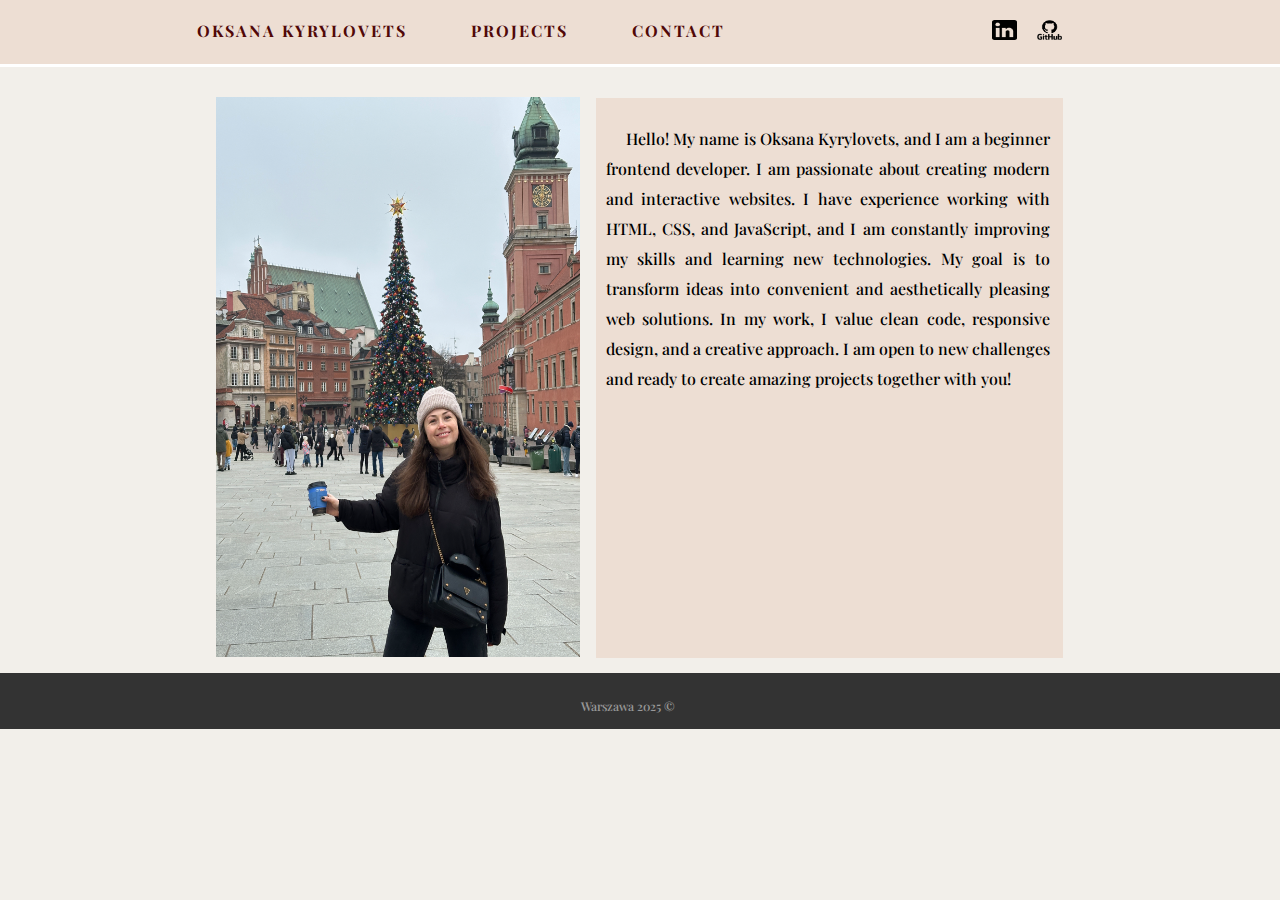
<file: index.html>
<!DOCTYPE html>
<html lang="en">
<head>
    <meta charset="UTF-8">
    <meta name="viewport" content="width=device-width, initial-scale=1.0">
    <title>index</title>
    <link rel="preconnect" href="https://fonts.googleapis.com">
    <link rel="preconnect" href="https://fonts.gstatic.com" crossorigin>
    <link href="https://fonts.googleapis.com/css2?family=Playfair+Display&display=swap" rel="stylesheet">
    <link rel="stylesheet" href="./style_port.css">
</head>
<body>

   <header>
    
   <nav>

   <a href="./index.html" class="link_style">OKSANA KYRYLOVETS</a>
   <a href="./projects/projects glowny.html" class="link_style" >PROJECTS</a>
   <a href="./contact/contact.html" class="link_style">CONTACT</a>


   </nav>

   <div class="social_media">

    <div class="SM-link">
    <a href="http://www.linkedin.com/in/oksana-kyrylovets-4a28161a6/" class="link_style_footer">
       <img src="./61109.png" alt="icon-small" class="logo">
    </a>
    <a href="https://github.com/OksanaK55" class="link_style_footer">
    <img src="./GitHub-Logo..png" alt="icon-small" class="logo">    
    </a>

</div>
</div>

<div class="burger">
    <span></span>
    <span></span>
    <span></span>
</div>

</header> 

<div class="index">

<article>

   
    <div class="home_page_1"> 

    <img src="./IMG_8993.DNG" alt="myfoto" class="myfoto">
    </div>
    
    <div class="home_page_2">
  
    <p>Hello! My name is Oksana Kyrylovets, and I am a beginner frontend developer. I am passionate about creating modern and interactive websites. 
        I have experience working with HTML, CSS, and JavaScript, and I am constantly improving my skills and learning new technologies. 
        My goal is to transform ideas into convenient and aesthetically pleasing web solutions. 
        In my work, I value clean code, responsive design, and a creative approach. 
        I am open to new challenges and ready to create amazing projects together with you!</p>
    </div>
    </article>


</div>


<footer>
    <div class="footer_1">
         <p class="text-footer">Warszawa 2025 © </p> 
    </div>
  
</footer>

<script src="./CV.OK.Port.js"></script>
</body>
</html>
</file>
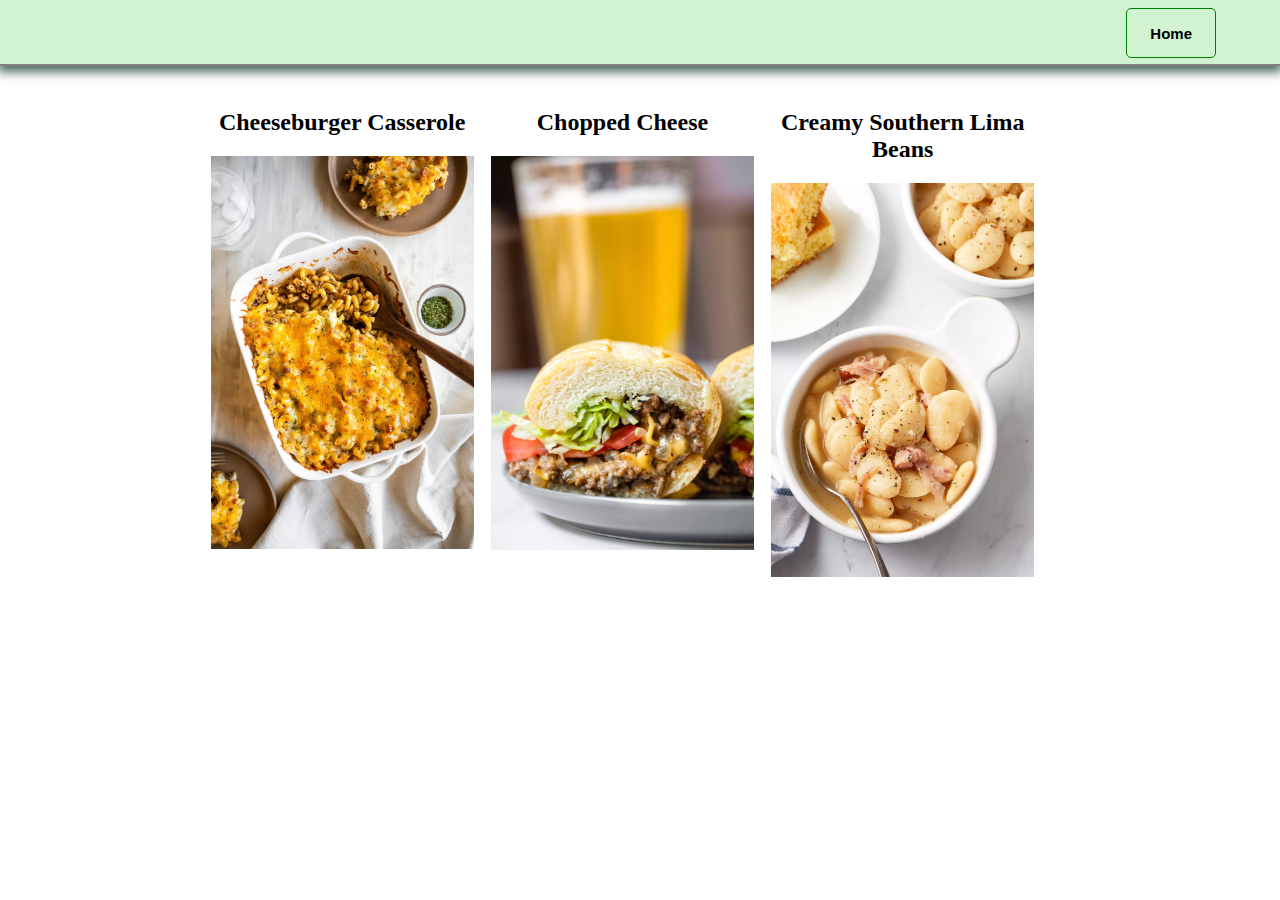
<file: projects/projects przyklady/recept/index.html>
<!DOCTYPE html>
<html lang="en">
<head>
    <meta charset="UTF-8">
    <meta name="viewport" content="width=device-width, initial-scale=1.0">
    <title>Final</title>
    <style>
         body{
            margin: 0;
           
        }
        .all{
            float: left;
            max-width: 80%;
            padding: 1% 15% 5%;
            margin: 10px 10px 30px;
        }
        article{
            float: left;
            max-width: 30%;
            padding: 0 1%;
        }
        img{
            float: left;
             max-width: 100%;
             height: auto;
             display: block;
        }
        h2 {
            text-align: center;
            color: black;
            transition:  1s;
        }
        a:link {
            text-decoration: none;
             
        }
        h2:hover {
        transform: scale(1.2);
        }

        img:hover {      
          transform: scale(1.1);
          transition: transform 1s;
       }
       button {
            text-align: center;
            color: black;
            background-color: #d2f3d2; 
            margin: 0px;
            border-radius: 5px;
            width: 100%;
            height: 50px;
            font-size: 15px;
            border: 1px solid green;
        }

       nav {
            width: 7%;
            float: right;
            margin-right: 5%;
            margin-top: 8px;
        }
        
        nav:hover {
            transform: scale(1.1);
        }

       header {
       width: 100%;
       height: 4em;
       background-color: #d2f3d2; 
       border-bottom:2px solid grey;
       margin: 0px;
       box-shadow: 0px 4px 10px 2px #284841d6;
      
       }
 
       
        
    </style>
</head>
<body>
    <header>

        <nav>
            <a href="./index.html"><button><b>Home</b></button></a>
        </nav>
    
</header>
    <div class="all">
    <article>
        <a  href="./Kyrylovets _Oksana_html5_final.html"> <h2> Cheeseburger Casserole</h2>
        </a>
            <a  href="./Kyrylovets _Oksana_html5_final.html"> <img src="./recipes/Cheeseburger-Casserole-01.webp" alt="Cheeseburger Casserole">
        </a>
     
        <p></p>
    </article>


    <article>
        <a href="./Kyrylovets _Oksana_html5_final_2.html"> <h2>Chopped Cheese</h2>
        </a>
            <a href="./Kyrylovets _Oksana_html5_final_2.html"> <img src="./recipes/Chopped-Cheese-01.webp" alt="Chopped Cheese">
        </a>
            <p></p>
    </article>


    <article>
        <a href="./Kyrylovets _Oksana_html5_final_3.html"> <h2>Creamy Southern Lima Beans</h2> 
        </a>
            <a href="./Kyrylovets _Oksana_html5_final_3.html"> <img src="./recipes/Creamy-Lima-Beans-01.webp" alt="Creamy Lima Beans">
       </a>
        <p></p>
    </article>
</div>
</body>
</html>
</file>
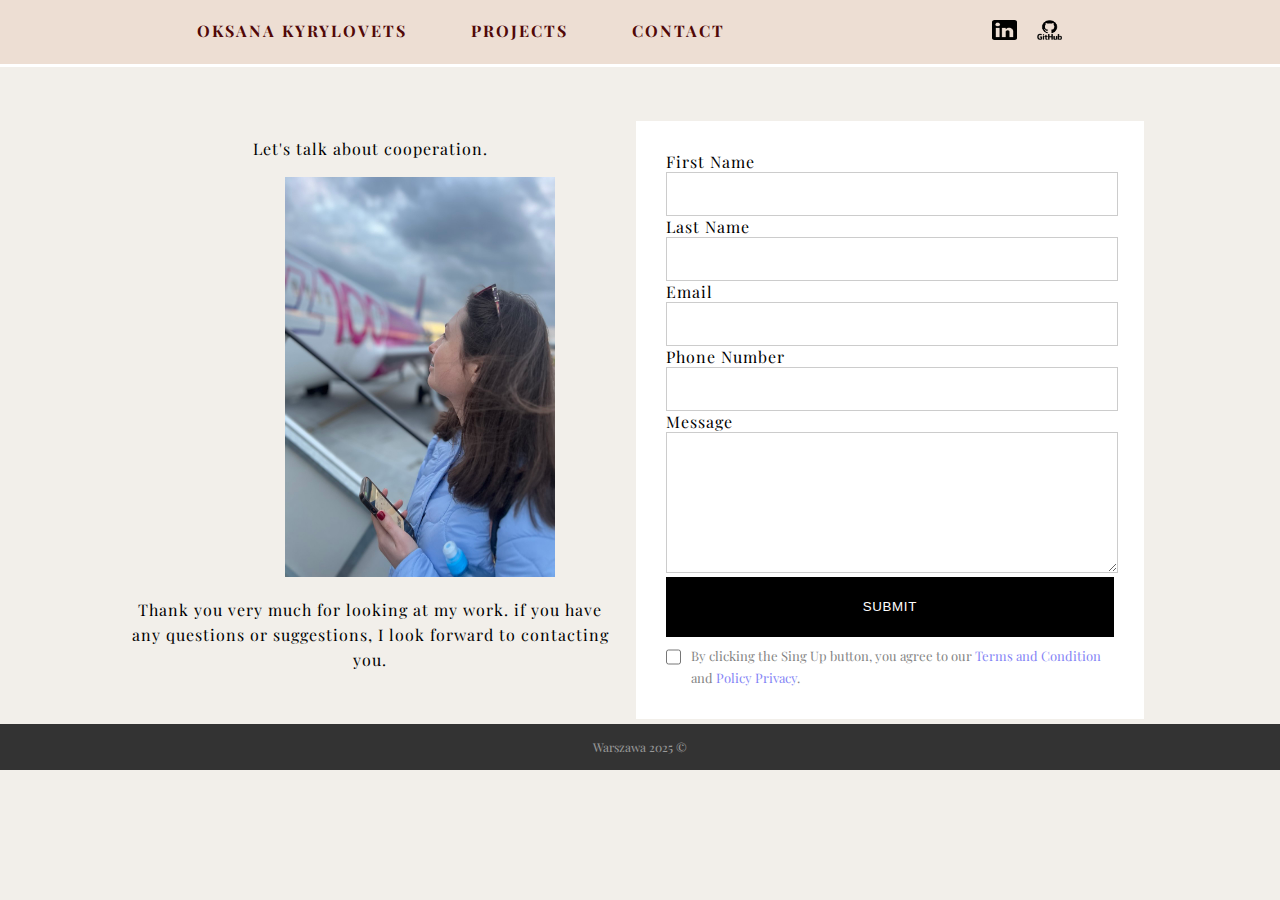
<file: contact/contact.html>
<!DOCTYPE html>
<html lang="en">
<head>
    <meta charset="UTF-8">
    <meta name="viewport" content="width=device-width, initial-scale=1.0">
    <title>Contact</title>
    <link rel="preconnect" href="https://fonts.googleapis.com">
    <link rel="preconnect" href="https://fonts.gstatic.com" crossorigin>
    <link href="https://fonts.googleapis.com/css2?family=Playfair+Display&display=swap" rel="stylesheet">
    <link rel="stylesheet" href="./contact.css">
</head>
<body>
    
    <header>
    
        <nav>
     
        <a href="/index.html" class="link_style">OKSANA KYRYLOVETS</a>
        <a href="/projects/projects glowny.html" class="link_style">PROJECTS</a>
        <a href="./contact.html" class="link_style">CONTACT</a>
     
        </nav>
     
        <div class="social_media">
     
         <div class="SM-link">
         <a href="http://www.linkedin.com/in/oksana-kyrylovets-4a28161a6/" class="link_style_footer">
            <img src="./61109.png" alt="icon-small" class="logo">
         </a>
         <a href="https://github.com/OksanaK55" class="link_style_footer">
         <img src="./GitHub-Logo..png" alt="icon-small" class="logo">    
         </a>
     
     </div>
     </div>

     <div class="burger">
        <span></span>
        <span></span>
        <span></span>
    </div>
    
     </header> 

<div class="coop">

     <div class="coop_1">

        <p class="text-coop">Let's talk about cooperation.</p>

        <img src="./5800954272643402525.jpg" alt="myfoto" class="myfoto">

        <p class="text-coop">Thank you very much for looking at my work. if you have any questions or suggestions, I look forward to contacting you.</p>
     </div>

<div class="form">

    <form action="#" method="post">

    <div class="form-group">

        <label for="firstName">First Name</label>
        <input type="text" id="firstName" name="firstName" value=""  class="form-control"/><br/>
        <div class="error"></div>
    </div>   

<div class="form-group">
        <label for="lastName">Last Name</label>
        <input type="text" id="lastName" name="lastName" value="" class="form-control"/><br/>
        <div class="error"></div>
    </div>

<div class="form-group">
        <label for="userEmail">Email</label>
        <input type="email" id="userEmail" name="userEmail" value="" class="form-control"/><br/>
        <div class="error"></div>
    </div>        

 <div class="form-group">      
        <label for="phoneNumber">Phone Number</label>
        <input type="text" id="phoneNumber"   name="phoneNumber" value="" class="form-control"/><br/>
        <div class="error"></div>
    </div>  

        <div class="form-group">
        <label for="userMessage">Message</label>
        <textarea name="message" id="userMessage" maxlength="5000" class="textarea_text form-control" name="message" value=""></textarea><br/>
        <div class="error"></div>
    </div>

    <div class="form-group">
        <button type="submit" id="btn_submit">Submit</button>
 
    <div class="for-checkbox">
    <label for="myCheck"></label>
    <input type="checkbox" name="checkbox" id="myCheck" value="ok" class="form-control"> <br>
    <div class="error"></div>

        <span>
    By clicking the Sing Up button, you agree to our <a href="Terms and Condition">Terms and Condition</a> and <a href="Policy Privacy">Policy Privacy</a>.
        </span>

    </div>
</div>

</form>
</div>

</div>




     <footer>
        <div class="footer_1">
             <p class="text-footer">Warszawa 2025 © </p> 
        </div>
      
    </footer>



    <script src="./contact.js"></script>

</body>
</html>
</file>
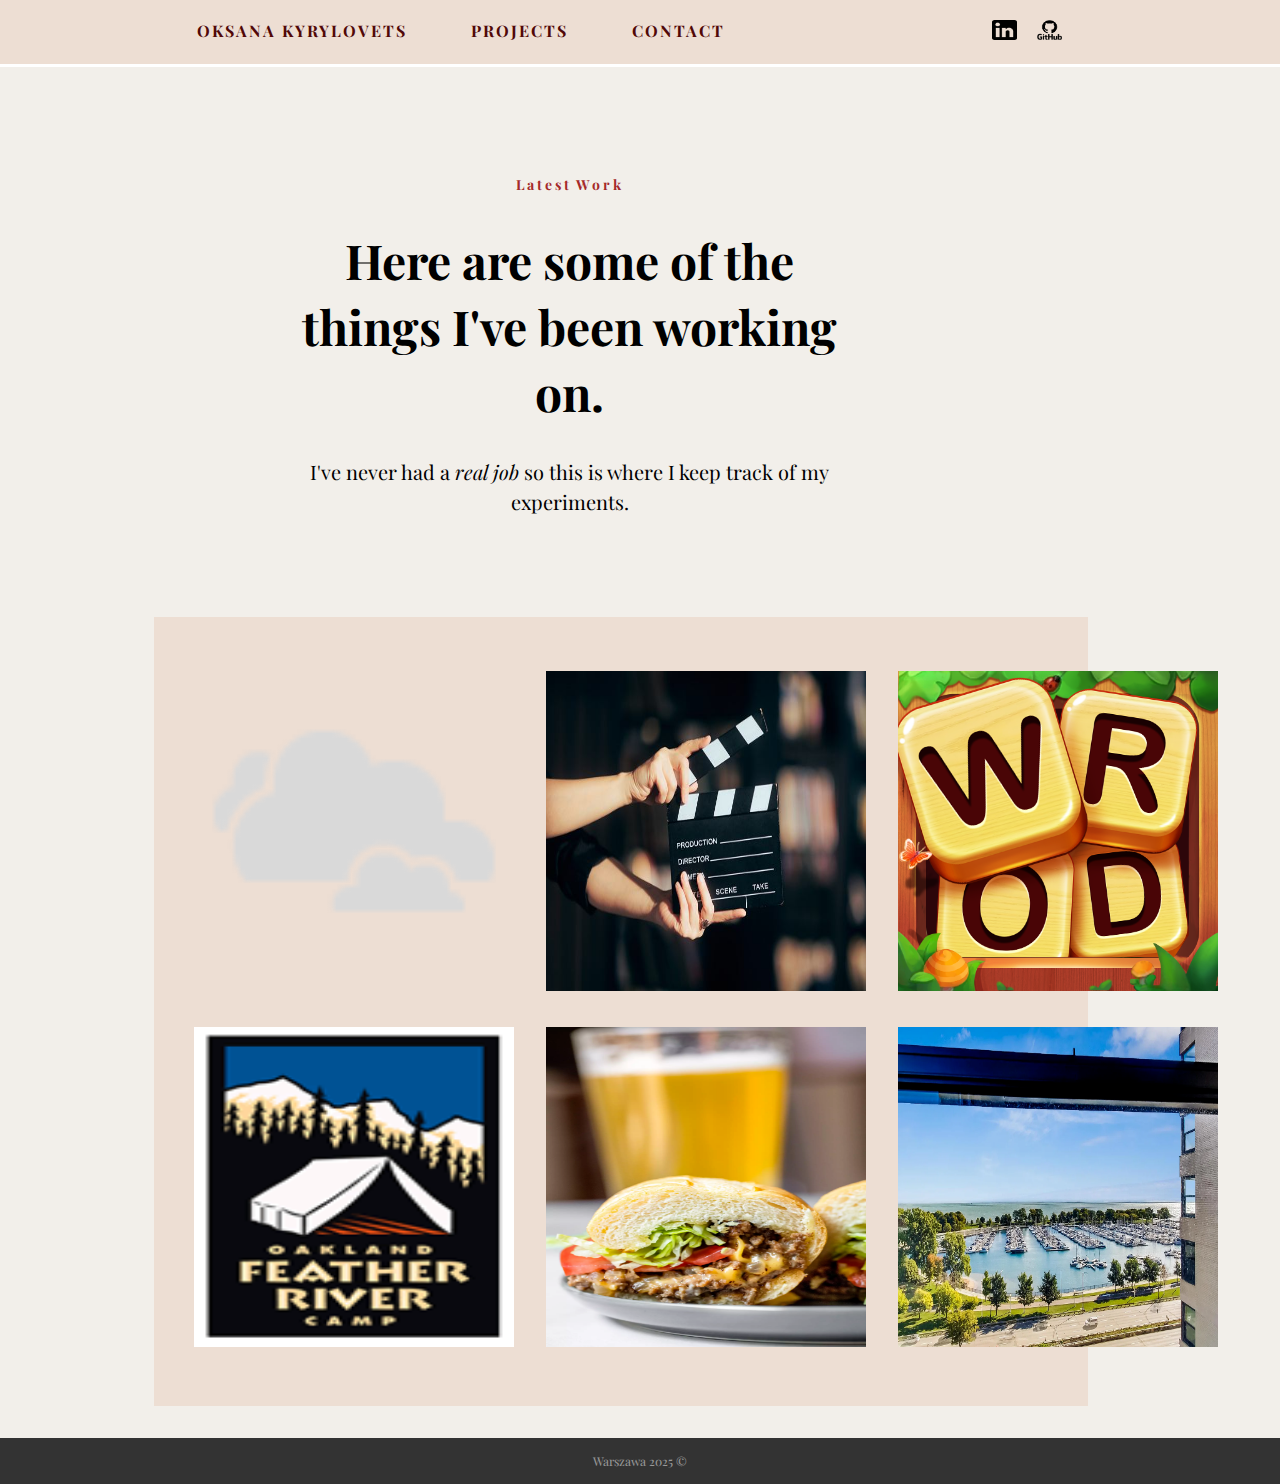
<file: projects/projects glowny.html>
<!DOCTYPE html>
<html lang="en">
<head>
    <meta charset="UTF-8">
    <meta name="viewport" content="width=device-width, initial-scale=1.0">
    <title>Projects</title>
    <link rel="preconnect" href="https://fonts.googleapis.com">
    <link rel="preconnect" href="https://fonts.gstatic.com" crossorigin>
    <link href="https://fonts.googleapis.com/css2?family=Playfair+Display&display=swap" rel="stylesheet">
    <link rel="stylesheet" href="./projects glowny.css">
</head>
<body>
    
    <header>
    
        <nav>
     
        <a href="../index.html" class="link_style">OKSANA KYRYLOVETS</a>
        <a href="./projects glowny.html" class="link_style">PROJECTS</a>
        <a href="../contact/contact.html" class="link_style">CONTACT</a>
     
        </nav>
     
        <div class="social_media">
     
         <div class="SM-link">
         <a href="http://www.linkedin.com/in/oksana-kyrylovets-4a28161a6/" class="link_style_footer">
            <img src="./61109.png" alt="icon-small" class="logo">
         </a>
         <a href="https://github.com/OksanaK55" class="link_style_footer">
         <img src="./GitHub-Logo..png" alt="icon-small" class="logo">    
         </a>
     
     </div>
     </div>
     
<div class="burger">
    <span></span>
    <span></span>
    <span></span>
</div> 

     </header> 


     <div class="container">
       <section class="section-1">
        <div class="text-to-work">
            <h2 >Latest Work</h2>
            <h1 >Here are some of the things I've been working on.</h1>
            <p class="body-2">I've never had a <em>real job</em> so this is where I keep track of my experiments.</p>
    
        </div>
       </section>


   <section class="section-2">
        <ol class="project-all">


            <li> <div class="project-1 pr-1"> 
                <a href="./projects przyklady/JS/Oksana_Kyrylovets_JS14.weather.html">
                  
                     <img src="./projects przyklady/JS/cloudy.png" alt="cloudy" class="foto">
                </a>       
             </div> 
            </li>

            <li> <div class="project-1 pr-2">
                <a href="./projects przyklady/JS/Oksana_Kyrylovets_JS18_asynk.html">
                  <img src="./projects przyklady/JS/film.jpg" alt="film" class="foto">
                </a>        
            </div>
         </li>

            <li> <div class="project-1 pr-3">  
                <a href="./projects przyklady/JS/Oksana_Kyrylovets_JS20_STRINGS_TEMPLATES.html">
                     <img src="./projects przyklady/JS/unnamed.png" alt="game" class="foto">

                </a>    
              </div> 
            </li>
            <li> <div class="project-1 pr-4">

                <a href="./projects przyklady/form/Kyrylovets _Oksana_html5_8.HTML">  
                <img src="./projects przyklady/form/foto.png" alt="form-foto" class="foto">
               </a> 
                 </div>
                      </li>

          <li> <div class="project-1 pr-5"> 
              <a href="./projects przyklady/recept/index.html">
                <img src="./projects przyklady/recept/recipes/Chopped-Cheese-01.png" alt="recipes-cheese" class="foto">
          </a>       
      </div> 
  </li>

        <li> <div class="project-1 pr-6"> 
    <a href="./projects przyklady/css/Oksana_Kyrylovets_CSS_final.html">
      <img src="./projects przyklady/css/condo/view-marina.png" alt="view-marina" class="foto">
             </a>       
                    </div>          
                       </li>


        </ol>

    </section>


</div>
     <footer>
        <div class="footer_1">
             <p class="text-footer">Warszawa 2025 © </p> 
        </div>
      
    </footer>

    <script src="./projects glowny.js"></script>

</body>
</html>
</file>
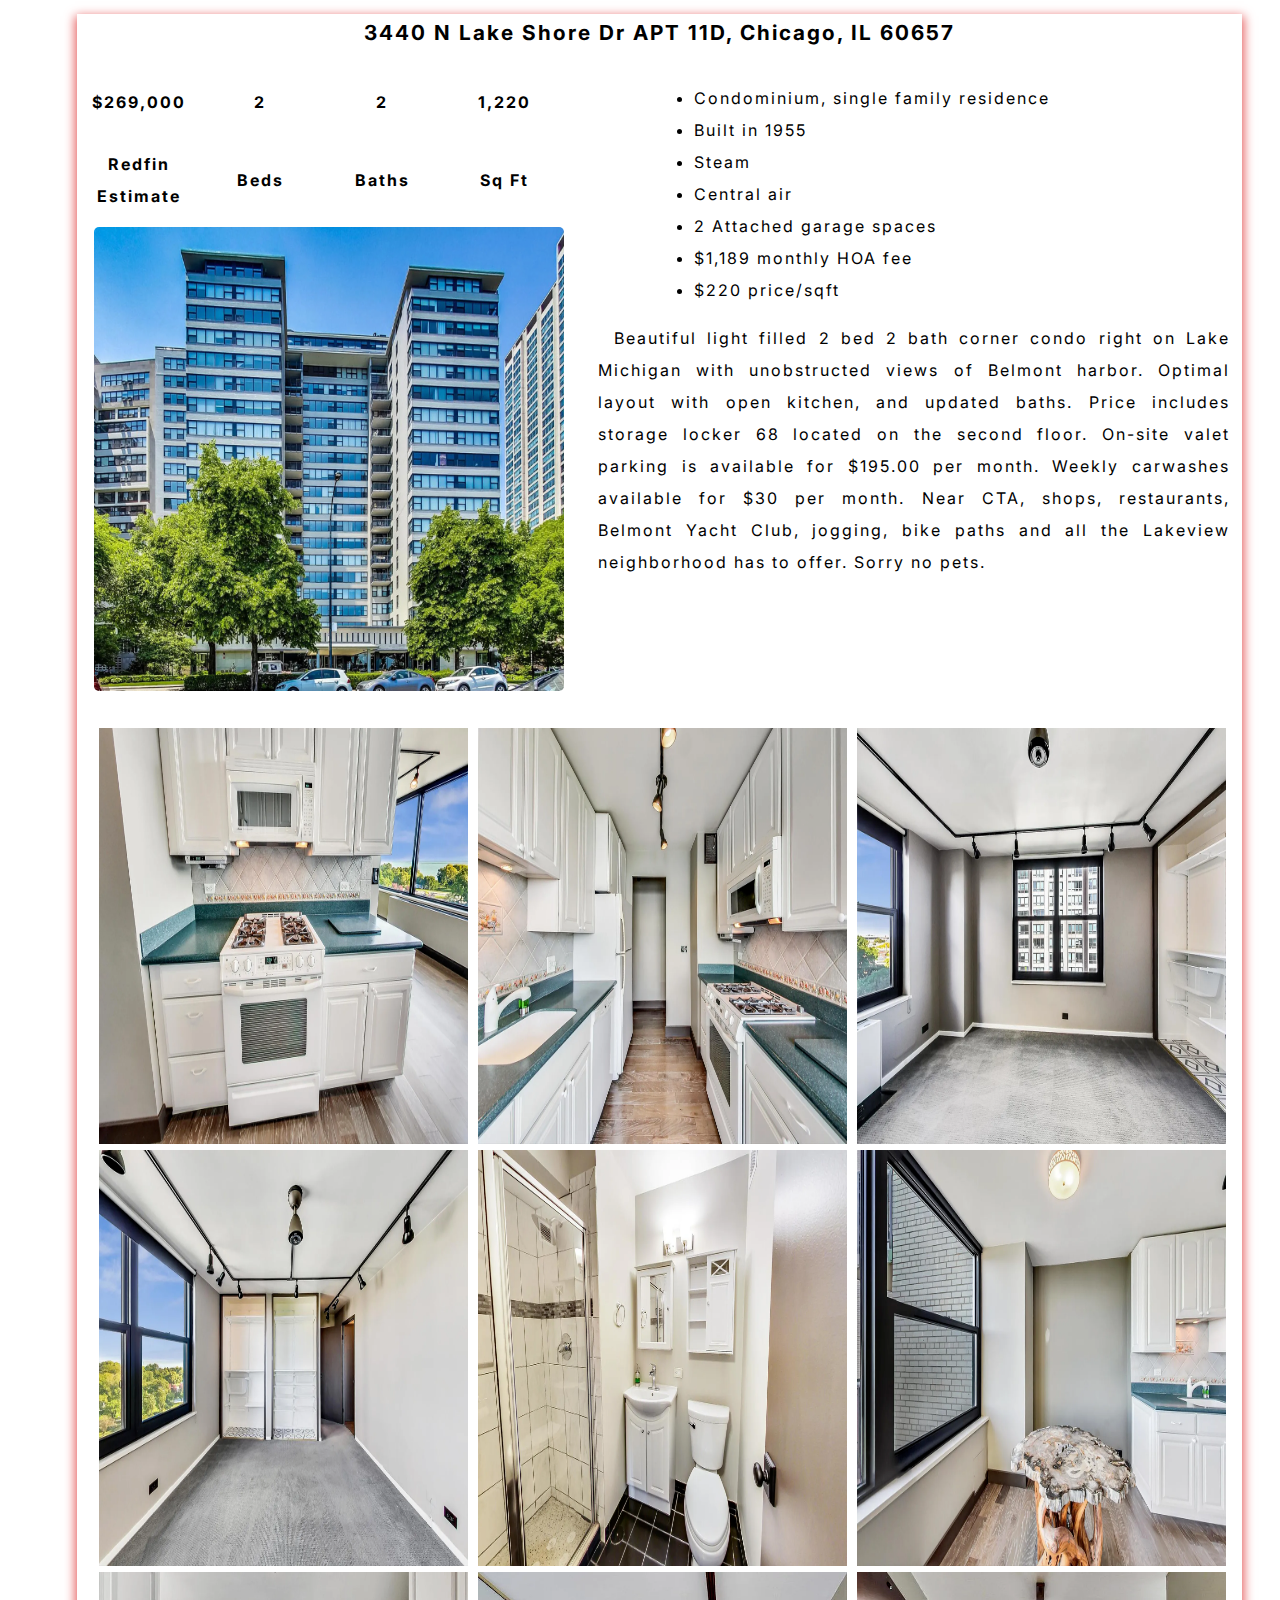
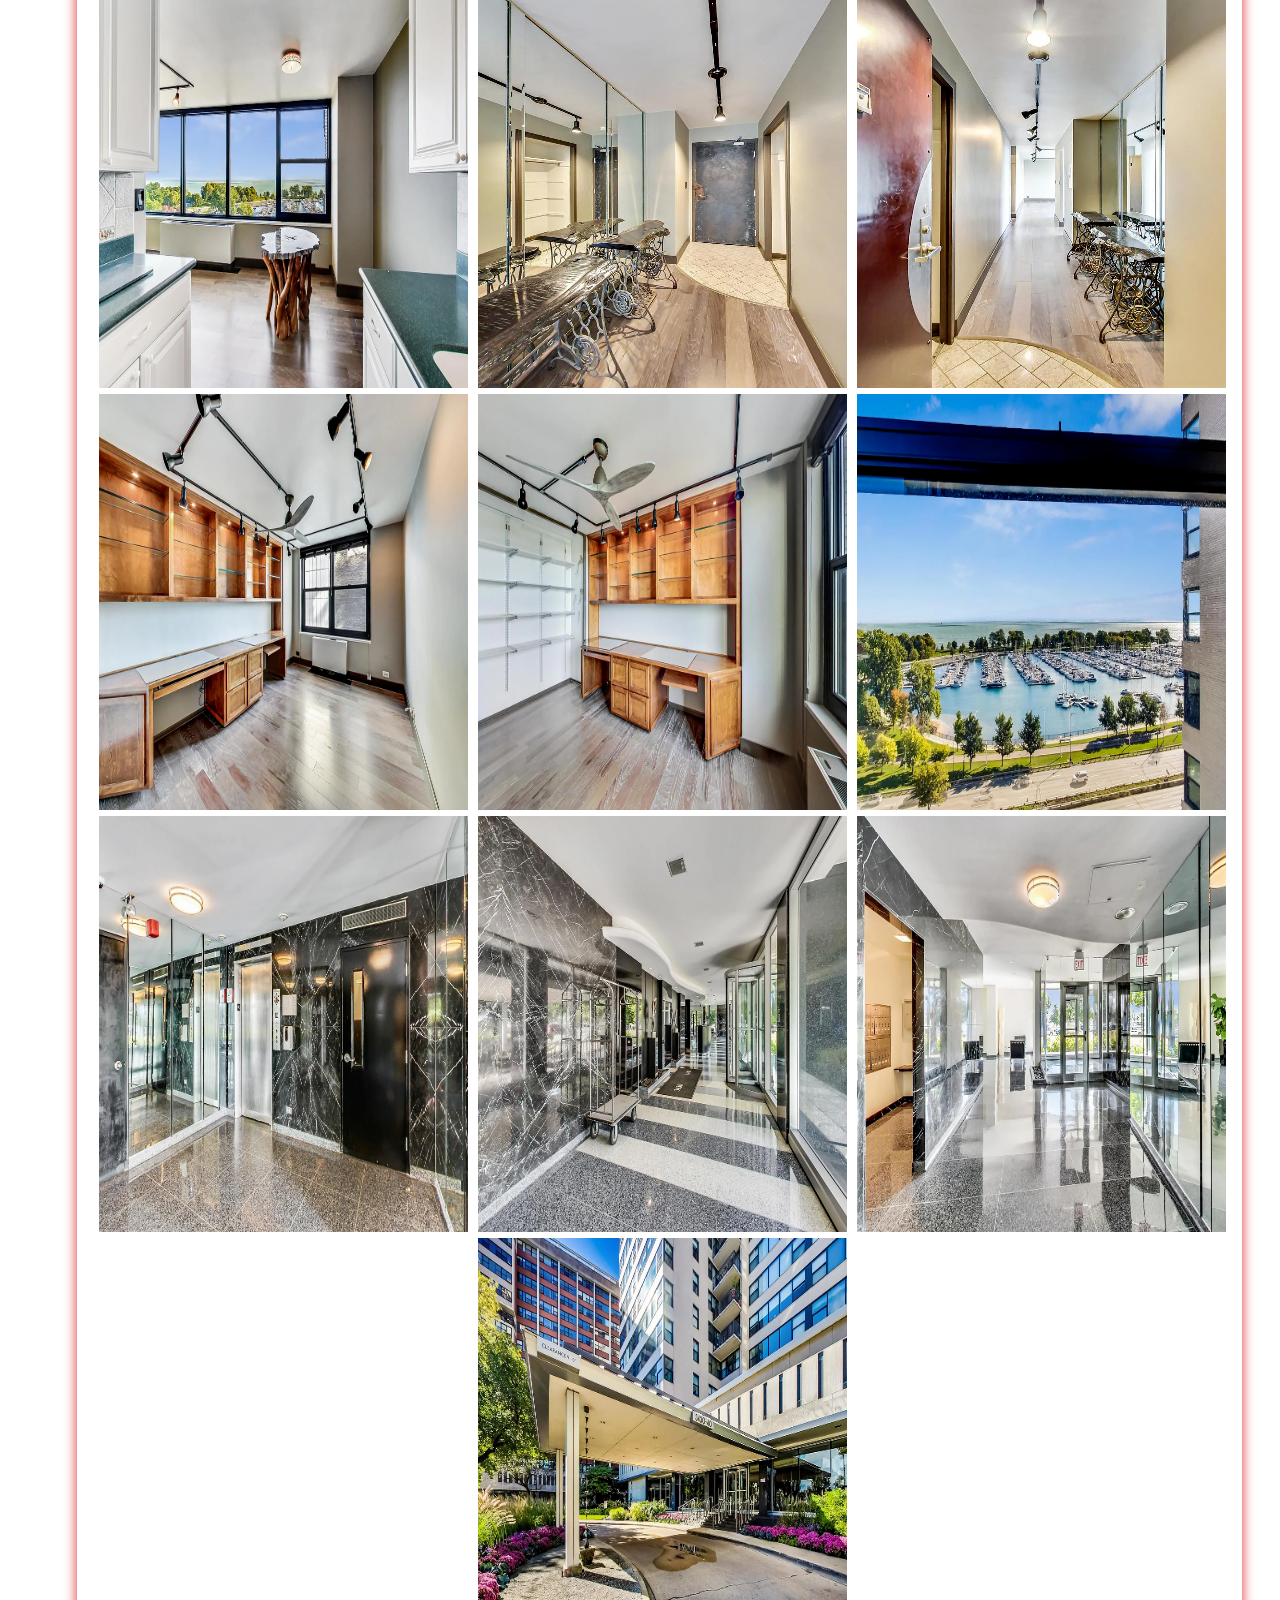
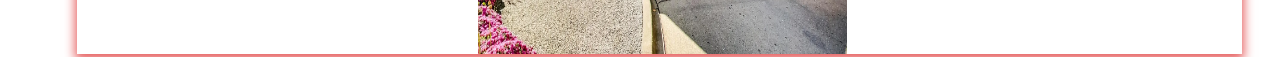
<file: projects/projects przyklady/css/Oksana_Kyrylovets_CSS_final.html>
<!DOCTYPE html>
<html lang="en">
<head>
    <meta charset="UTF-8">
    <meta name="viewport" content="width=device-width, initial-scale=1.0">
    <link rel="preconnect" href="https://fonts.googleapis.com">
    <link rel="preconnect" href="https://fonts.gstatic.com" crossorigin>
    <link href="https://fonts.googleapis.com/css2?family=Inter&display=swap" rel="stylesheet">
    <title>Final</title>
    <link rel="stylesheet" href="style_CSS_final.css">
</head>
<body>
    <header>
        <h1>3440 N Lake Shore Dr APT 11D, Chicago, IL 60657</h1>
         </header>

    <div class="foto-1">
        <figcaption>
            <table>
            <tr>
                <td>$269,000</td>
                <td>2</td>
                <td>2</td>
                <td>1,220</td>
            </tr>
            <tr>
                <td>Redfin Estimate</td>
                <td>Beds</td>
                <td>Baths</td>
                <td>Sq Ft</td>
            </tr>
        </table>
        </figcaption>
        <img class="foto-2" src="./condo/Building Exterior.png" alt="Building Exterior">
   
    </div>     

        
<ul>
<li>Condominium, single family residence</li>
<li>Built in 1955</li>
<li>Steam</li>
<li>Central air</li>
<li>2 Attached garage spaces</li>
<li>$1,189 monthly HOA fee</li>
<li>$220 price/sqft</li>

</ul>

<div class="text">
<p>

Beautiful light filled 2 bed 2 bath corner condo right on Lake Michigan with unobstructed views of Belmont harbor. Optimal layout with open kitchen, and updated baths. Price includes storage locker 68 located on the second floor.  On-site valet parking is available for $195.00 per month. Weekly carwashes available for $30 per month. Near CTA, shops, restaurants, Belmont Yacht Club, jogging, bike paths and all the Lakeview neighborhood has to offer. Sorry no pets.
</p>
</div>

      <div class="container">

            <div class="foto">
        <img src="./condo/kitchen 02.png" alt="kitchen">
    </div>

    <div class="foto">
        <img src="./condo/kitchen 03.png" alt="kitchen">
    </div>

    <div class="foto">
        <img src="./condo/bedroom.png" alt="bedroom">
    </div>

            <div class="foto">
        <img src="./condo/bedroom 02.png" alt="bedroom">
    </div>

    <div class="foto">

        <img src="./condo/bathroom 02.png" alt="bathroom">
    </div>


    <div class="foto">
        <img src="./condo/dining 02.png" alt="dining">
    </div>

    
    <div class="foto">
        <img src="./condo/dining.png" alt="dining">
    </div>

    
    <div class="foto">
        <img src="./condo/entrance.png" alt="entrance">
    </div>

    
    <div class="foto">
        <img src="./condo/interior.png" alt="interior">
    </div>

    
    <div class="foto">
        <img src="./condo/office.png" alt="office">
    </div>

    
    <div class="foto">
        <img src="./condo/office-02.png" alt="office">
    </div>

    
    <div class="foto">
        <img src="./condo/view-marina.png" alt="view-marina">
    </div>

    
    <div class="foto">
        <img src="./condo/elevator.png" alt="elevator">
    </div>

    
    <div class="foto">
        <img src="./condo/lobby.png" alt="lobby">
    </div>

    
    <div class="foto">
        <img src="./condo/lobby-03.png" alt="lobby">
    </div>

    
    <div class="foto">
        <img src="./condo/exterior.png" alt="exterior">
    </div>

    
  
    </div>
        




        


  
  
</body>
</html>
</file>
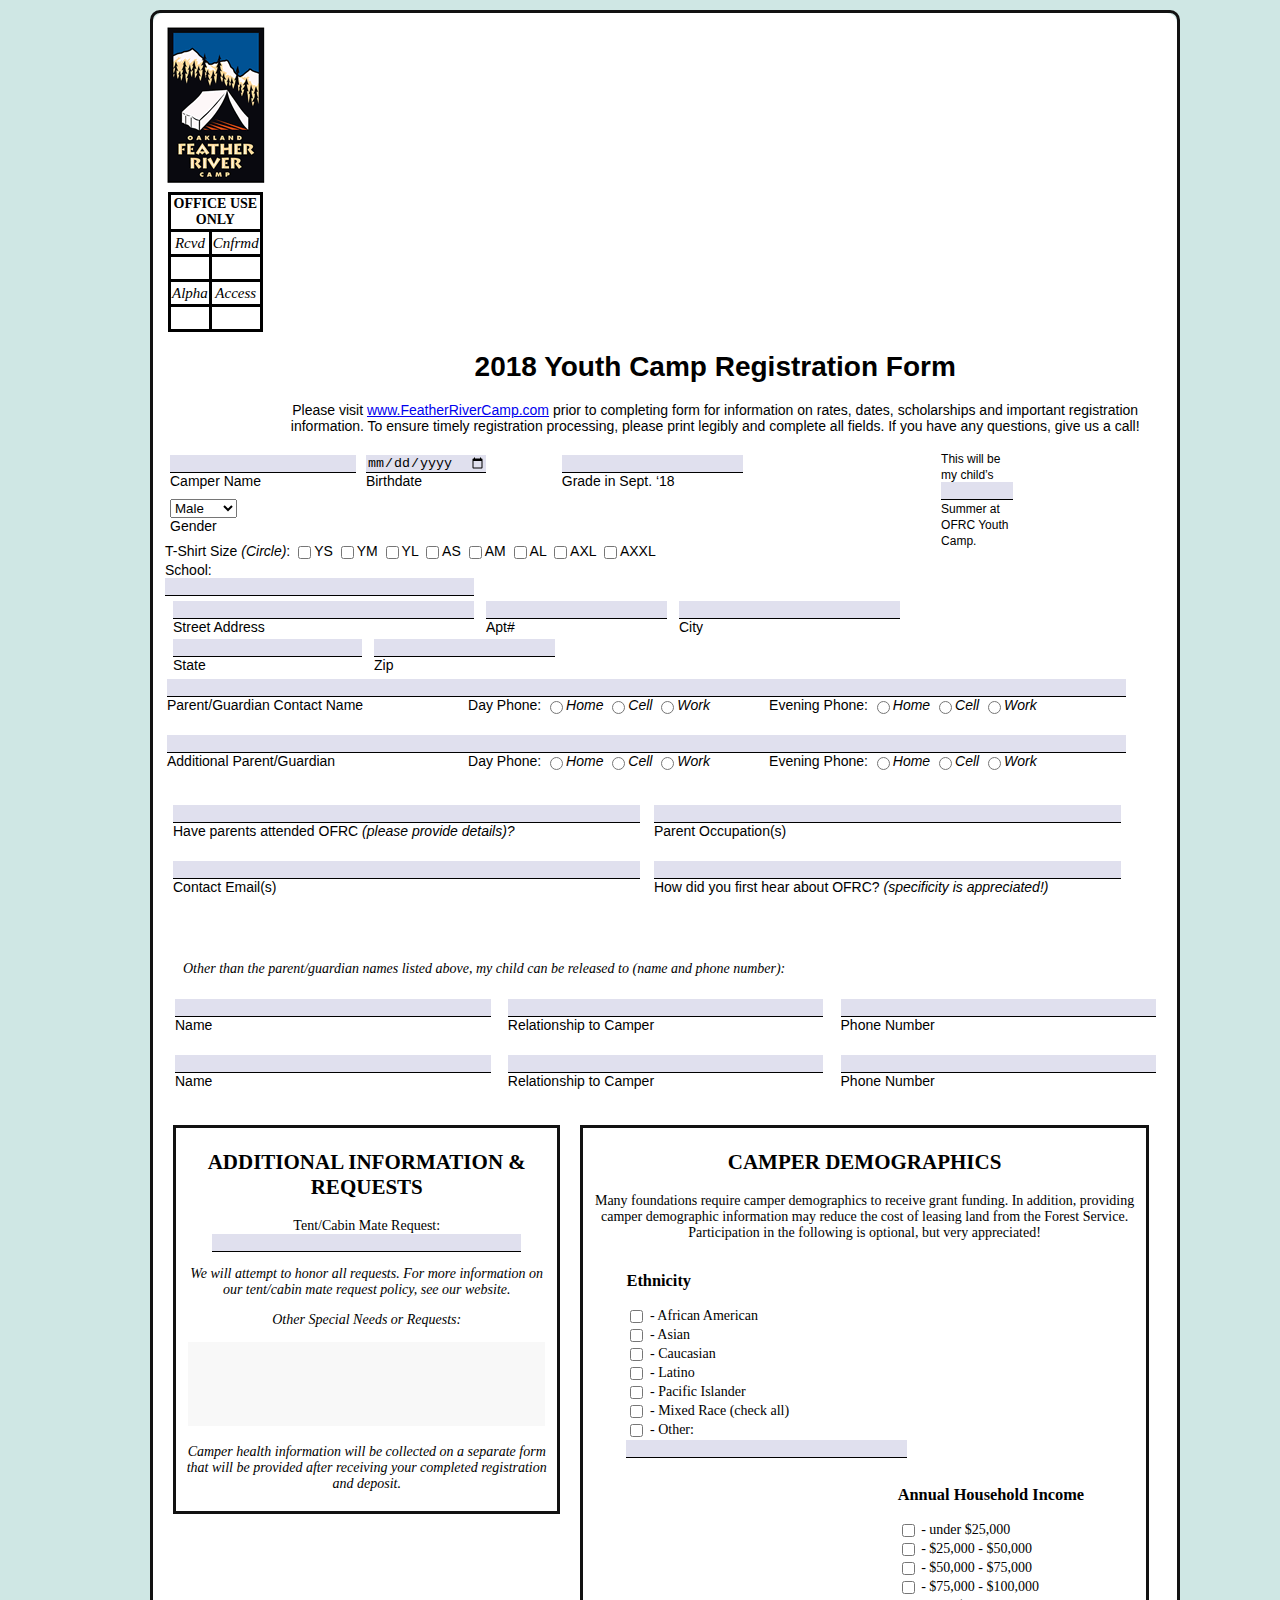
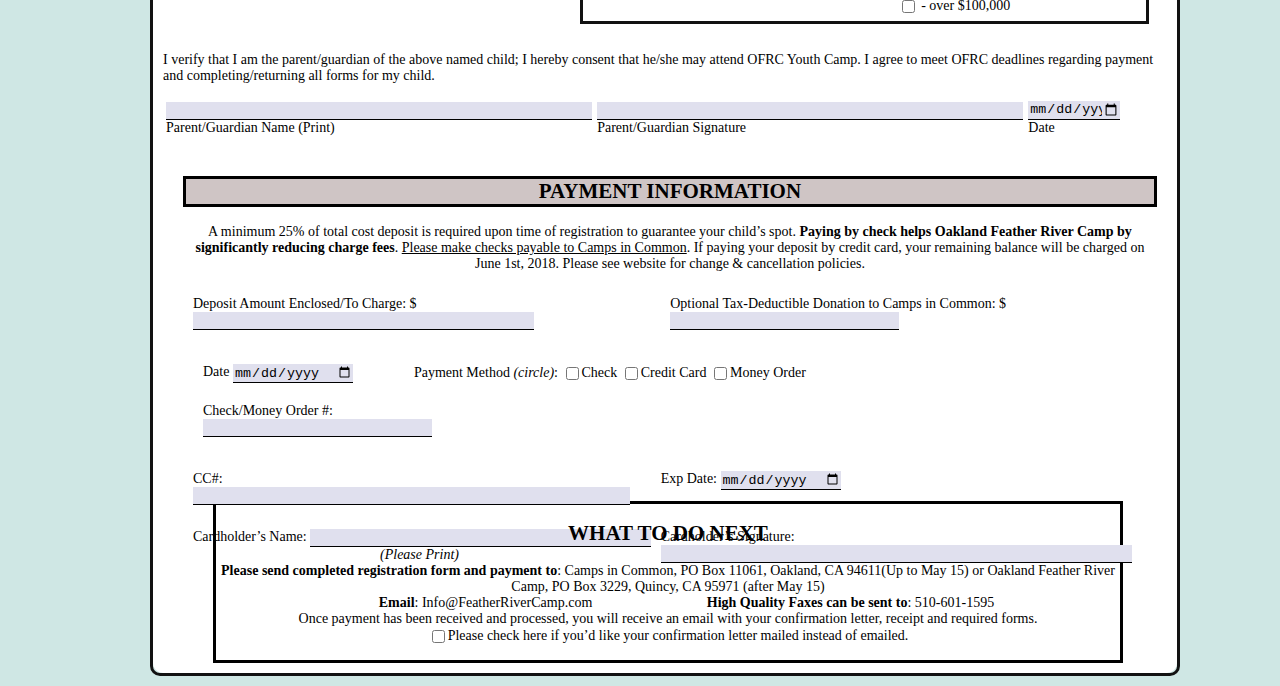
<file: projects/projects przyklady/form/Kyrylovets _Oksana_html5_8.HTML>
<!DOCTYPE html>
<html lang="en">
<head>
    <meta charset="UTF-8">
    <meta name="viewport" content="width=device-width, initial-scale=1.0">
    <title>FORMS PART II</title>
    <style>
        body {
    background-color:hsl(172.7deg 33.18% 85.86%);   
    width: 80%;
    border: 3px solid #121212;
    border-radius: 10px;
    float: left;
    margin: 10px 30px 10px 150px;
    font-size: 14px;
      }
        
        .one{
            background-color: white;
            float: left;
            max-width: 100%;
            padding: 10px;
            border-radius: 10px;
        }
        .text{
            float: right;
            max-width: 90%;
            text-align: center;
            font-family: Verdana, Geneva, Tahoma, sans-serif ;

        }

        .img {
            float: left;
            max-width: 20%;
            height: 50%;
            display: block;
        }
     
        table ,td, th {
            text-align:center ;
            border: 3px black solid; 

        }
        table {
            border-collapse: collapse;
            margin-left: 5px;
            width: 6em;
       }
            
         td {
            height: 20px;
            font-style: italic;
            font-size: 15px;
         }
         .two {
            float: left;
            max-width: 90%;
            text-align: left;
            font-family: Verdana, Geneva, Tahoma, sans-serif ;
         }
        
        input {    
    max-width: 100%;
    border: 1px solid #9da7af;
    background-color:rgb(224 224 238);
    color: #000000;
    vertical-align: middle;
    border-width: 0 0 1px;
    border-bottom: 1px solid black;
 
           }
    .form {
        margin-left: 8px;
        float: left;
        max-width: 50%;
        text-align: left;
        font-family: Verdana, Geneva, Tahoma, sans-serif ;
        padding: 2px;
         }
    .form-1 {
    width: 13em;
    text-align: left;
    display: inline-block;
    margin: 5px;
    }

    .form-1b {
    width: 38em;
    display: inline-block;
    }
    .form-1c {
        width: 24em;
        font-family: Verdana, Geneva, Tahoma, sans-serif ;
        display: inline-block;

         }
    
        .nazva-1 {
    width: 83%;
    float: left;
    margin: 2px;
    }
    .nazva_1a {
    max-width: 15%;
    float: right;
       }
    
    .nazva-2a {
        width: 100%;
        float: left;
        margin: 0px;
    }

    .nazva-2 {
        width: 32%;
        margin: 4px;
        display: inline-block;
    }
    .form-2a {
    font-family: Verdana, Geneva, Tahoma, sans-serif;
    display: inline-block;
    height: 4em;
}



.nazva-3-1 {
    width: 97%;
    margin: 5px;
    display: inline-block;
}
  
.nazva-3{
    width: 48%;
    margin: 5px;
    display: inline-block;
}


.form-3a {
    font-family: Verdana, Geneva, Tahoma, sans-serif;
    display: inline-block;
    height: 4em;
    width: 99%;  
}

.text-1 {
display: inline-block;
width: 97%;
height: 2em;
padding: 10px;
margin: 10px;
}
.form-4a {
    font-family: Verdana, Geneva, Tahoma, sans-serif;
    display: inline-block;
    height: 4em;
    width: 97%;  
    margin-left: 8px;
}
.ramka {
    width: 100%;
    display: inline-block;
    

}
.ramka-1 {
    width: 37%;
    border: 3px solid #121212;
    float: left;
    margin: 10px; 
    text-align: center;
    padding: 5px;
   
}
textarea {
  width: 95%;
  height: 80px;
  border: 2px #ccc;
  background-color: #f8f8f8;
  resize: none;
}
.ramka-2 {
    width: 55%;
    border: 3px solid #121212;
    float: left;
    margin: 10px;
    text-align: center;
    padding: 5px;
   
}

.ramka-2a {
    width: 50%;
    float: left;
    text-align: left;
    padding-left: 38px;
    padding-bottom: 10px;
}
.ramka-2b{
    width: 44%;
    float: right;
    text-align: left;
}

.nazva-4 {
width: 100%;
float: left;
}

.form-4 {
    width: 33%;
    margin: 3px;
    display: inline-block;

}
.form-4b {
    width: 42%;
    margin: 3px;
    display: inline-block;

}

.form-4c {
    width: 9%;
    margin: 3px;
    display: inline-block;
}
.text-4 {
    display: inline-block;
    width: 97%;
    height: 23em;
    padding: 10px;
    margin: 10px;
}

.zaholovok-2 {
    text-align: center;
    border: 3px solid #000000;
    background-color: #cfc5c5;
}
.text-2{
    text-align: center;
}
.text-3 {
    text-align: center;
    border: 3px solid #000000;
    width: 90%;
    margin-left: 5%;
}

.text-3a {
    width: 40%;
    display: inline-block;
}

.form-5 {
    width: 100%;
    float: left;
}

.form-5a{
    width: 98%;
    padding: 10px;
    display: inline-block;
}

.payment-1 {
    width: 20%;
    float: left;
    padding: 10px;
}
.payment-2 {
    width: 44%;
    float: left;
    padding: 10px;
}
.payment-3 {
    width: 30%;
    float: left;
    padding: 10px;
}

.form-5b{
    width: 50%;
    float: left;
}
.form-5c{
    width: 49%;
    float: left;

}

    </style>
</head>


<body>
    <div class="one">
       
    <div class="img">
        <img src="./foto.png" alt="FeatherRiverCamp">
   
    <table>
        <tr>
            <th colspan="2">OFFICE USE ONLY</th>
        </tr>
        <tr>
            <td>Rcvd</td>
            <td>Cnfrmd</td>
        </tr>
        <tr>
            <td> </td>
            <td> </td>
        </tr>
        <tr>
            
            <td>Alpha</td>
            <td>Access</td>
        </tr>
        <tr>
            <td> </td>
            <td> </td>
        </tr>
    </table>
</div>


<div class="text">
    <h1>2018 Youth Camp Registration Form</h1>
    <p>Please visit <a href="https://featherrivercamp.com"> www.FeatherRiverCamp.com</a> prior to completing form for information on rates, dates, scholarships and
        important registration information. To ensure timely registration processing, please print legibly and
        complete all fields. If you have any questions, give us a call!
        </p>
    </div>


    <div  class="two">
        <form action="#" method="post">

            <div class="nazva-1">
<div class="form-1">
<input type="text" id="camperName" size="50"/></br>
<label for="camperName">Camper Name</label></br>
</div>

<div class="form-1">
<input type="date" id="doh" size="30"/></br>
<label for="doh">Birthdate</label></br>
</div>

<div class="form-1">
<input type="number" id="grade"size="30"/></br>
<label for="grade">Grade in Sept. ‘18</label></br>
</div>

<div class="form-1">
<select name="gender" id="gender">
    <option value="male">Male</option>
    <option value="female">Female</option>
</select></br>
<label for="gender">Gender</label></br>
</div>

</div>

<div class="nazva_1a">
<div class="form">
<label for="camp" style="font-size:12px",  text-align="center">This will be </br> my child’s</label></br>
<input type="text" id="camp"/></br>
    <label for="camp" style="font-size:12px",  text-align="center">Summer at</br> OFRC Youth Camp.</label></br>
</div>
</div>

<div class="nazva-1">
<div class="form-1b">
<label for="size">T-Shirt Size <i>(Circle)</i>:</label>
<input type="checkbox" id="YS" name="size" placeholder="YS" value="YS">YS
<input type="checkbox" id="YM" name="size" placeholder="YM" value="YM">YM
<input type="checkbox" id="YL" name="size" placeholder="YL" value="YL">YL
<input type="checkbox" id="YL" name="size" placeholder="AS"  value="AS">AS
<input type="checkbox" id="YL" name="size" placeholder="AM" value="AM">AM
<input type="checkbox" id="YL" name="size" placeholder="AL" value="AL">AL
<input type="checkbox" id="YL" name="size" placeholder="AXL" value="AXL">AXL
<input type="checkbox" id="YL" name="size" placeholder="AXXL" value="AXXL">AXXL

</br>
</div>

<div class="form-1c">
    <label for="school">School:</label>
    <input type="text" id="school" size="36"/>

</div>
</div>

<div class="nazva-2a">
<div class="form">
<input type="text" name="streetAddress" id="streetAddress" size="35">  </br>
 <label for="streetAddress">Street Address</label> </br>
</div>

<div class="form">
 <input type="text" id="apt" name="apt"/></br>
 <label for="apt">Apt#</label></br>
</div>

<div class="form">
 <input type="text" name="city" id="city" size="25"/></br>
 <label for="city">City</label></br>
</div>

<div class="form">
 <input type="text" name="state" id="state" size="21"/></br>
 <label for="state">State</label></br>
</div>

<div class="form">
 <input type="text" name="zip" id="zip"/><br>
 <label for="zip">Zip</label></br>
</div>
</div>
 
<div class="nazva-2">
<div class="form-2a">
 <input type="text" name="pName" id="pName" size="42"/></br>
 <label for="pName">Parent/Guardian Contact Name</label></br>
</div>

<div class="form-2a">
    <input type="text" name="aName" id="aName" size="42"/></br>
     <label for="aName">Additional Parent/Guardian</label></br>
    </div>
    
    </div> 

    <div class="nazva-2">
<div class="form-2a">
 <input type="tel" name="dPhone" pattern="[0-9]{3}-[0-9]{2}-[0-9]{3}" size="42"></br>
 <label for="dPhone">Day Phone:</label>
<input type="radio"  id="Home" name="dPhone"><i>Home</i>
<input type="radio"  id="Cell" name="dPhone"><i>Cell</i>
<input type="radio"  id="Work" name="dPhone"><i>Work</i>
</br>
</div>

<div class="form-2a">
    <input type="tel" name="dPhone" pattern="[0-9]{3}-[0-9]{2}-[0-9]{3}"size="42"></br>
    <label for="dPhone">Day Phone:</label>
   <input type="radio"  id="Home" name="dPhone"><i>Home</i>
   <input type="radio"  id="Cell" name="dPhone"><i>Cell</i>
   <input type="radio"  id="Work" name="dPhone"><i>Work</i>
   </br>
   </div>
</div>

<div class="nazva-2">
<div class="form-2a">
<input type="tel" name="ePhone" pattern="[0-9]{3}-[0-9]{2}-[0-9]{3}" size="42"></br>
<label for="ePhone">Evening Phone:</label>
<input type="radio"  id="Home" name="ePhone"><i>Home</i>
<input type="radio"  id="Cell" name="ePhone"><i>Cell</i>
<input type="radio"  id="Work" name="ePhone"><i>Work</i>
</br>
</div>


<div class="form-2a">
<input type="tel" name="ePhone" pattern="[0-9]{3}-[0-9]{2}-[0-9]{3}" size="42"></br>
<label for="ePhone">Evening Phone:</label>
<input type="radio"  id="Home" name="ePhone"><i>Home</i>
<input type="radio"  id="Cell" name="ePhone"><i>Cell</i>
<input type="radio"  id="Work" name="ePhone"><i>Work</i>
</br>
</div>
</div>
</div>

<div class="nazva-3-1">
    <div class="nazva-3">   
<div class="form-3a">
    <input type="text" name="pOFRC" id="pOFRC" size="100"/></br>
    <label for="pOFRC">Have parents attended OFRC <i>(please provide details)?</i></label></br>  
</div>

<div class="form-3a">   
    <input type="email"  name="email" id="email" size="100" ></br> 
    <label for="email">Contact Email(s)</label> 
</div>
</div>

<div class="nazva-3">
<div class="form-3a">
    <input type="text" name="pO" id="pO" size="100"/></br>
    <label for="pO">Parent Occupation(s)</label></br>  
</div>

<div class="form-3a">
    <input type="text" name="pOFRC" id="pOFRC" size="100"/></br>
    <label for="pOFRC">How did you first hear about OFRC?<i> (specificity is appreciated!) </i></label></br>  
</div>
</div>
</div>

<div class="text-1">
<p><i>Other than the parent/guardian names listed above, my child can be released to (name and phone number):</i>
</p>
</div>

<div class="nazva-2">
<div class="form-4a">
    <input type="text" id="uName" size="45"/></br>
    <label for="uName">Name</label></br>
    </div>

    <div class="form-4a">
        <input type="text" id="uName" size="45"/></br>
        <label for="uName">Name</label></br>
 </div>
</div>

<div class="nazva-2">
 <div class="form-4a">
        <input type="text" id="rCamp" size="45"/></br>
        <label for="rCamp">Relationship to Camper</label></br>
        </div>

        <div class="form-4a">
            <input type="text" id="rCamp" size="45"/></br>
            <label for="rCamp">Relationship to Camper</label></br>
         </div>
        </div>

<div class="nazva-2">
<div class="form-4a">
<input type="tel" name="ePhone" pattern="[0-9]{3}-[0-9]{2}-[0-9]{3}" size="45"></br>
<label for="ePhone">Phone Number</label>
</div>

<div class="form-4a">
<input type="tel" name="ePhone" pattern="[0-9]{3}-[0-9]{2}-[0-9]{3}" size="45"></br>
<label for="ePhone">Phone Number</label>
</div>
</div>
</form>


<div class="ramka">
<div class="ramka-1">
<h2><b>ADDITIONAL INFORMATION & REQUESTS</b></h2>
<form action="#" method="post">
<label for="Request">Tent/Cabin Mate Request:</label>
<input type="Request" name="Request" id="Request" size="36">
<p><i>We will attempt to honor all requests. For more
    information on our tent/cabin mate request policy,
    see our website.
</i></p>
<p><i>Other Special Needs or Requests:</i></p>
<form>
 
    <textarea></textarea>
  </form>
<p><i>Camper health information will be collected on a separate
    form that will be provided after receiving your completed
    registration and deposit.
</i> </p>
</form>
</div>

<div class="ramka-2">
<h2><b>CAMPER DEMOGRAPHICS</b></h2>
<p>Many foundations require camper demographics to receive grant
    funding. In addition, providing camper demographic information
    may reduce the cost of leasing land from the Forest Service.
    Participation in the following is optional, but very appreciated!</p>
    <form action="#" method="post">
        <div class="ramka-2a">
        <h3><b>Ethnicity</b></h3>
<input type="checkbox" name="ethnicity" id="African" value="African">
<label for="African">- African American</label></br>

<input type="checkbox" name="ethnicity" id="Asian" value="Asian">
<label for="Asian">- Asian</label></br>

<input type="checkbox" name="ethnicity" id="Caucasian" value="Caucasian">
<label for="Caucasian">- Caucasian</label></br>

<input type="checkbox" name="ethnicity" id="Latino" value="Latino">
<label for="Latino">- Latino</label></br>

<input type="checkbox" name="ethnicity" id="Islander" value="Islander">
<label for="Islander">- Pacific Islander</label></br>

<input type="checkbox" name="ethnicity" id="Mixed" value="Mixed">
<label for="Mixed">- Mixed Race (check all)</label></br>

<input type="checkbox" name="ethnicity" id="Other" value="Other">
<label for="Other">- Other: </label>
<input type="text" size="33"></br>
</div>


<div class="ramka-2b">
    <h3><b>Annual Household Income</b></h3>
<input type="checkbox" name="income" id="one" value="one">
 <label for="one">- under $25,000</label></br>

    <input type="checkbox" name="income" id="two" value="two">
<label for="two">- $25,000 - $50,000 </label></br>

<input type="checkbox" name="income" id="thre" value="thre">
<label for="thre">- $50,000 - $75,000 </label></br>

<input type="checkbox" name="income" id="four" value="four">
<label for="four">- $75,000 - $100,000 </label></br>

<input type="checkbox" name="income" id="five" value="five">
<label for="five">- over $100,000</label></br>

</div>
</form>
</div>


    
</div>

<p>I verify that I am the parent/guardian of the above named child; I hereby consent that he/she may attend OFRC Youth Camp. I agree to meet
    OFRC deadlines regarding payment and completing/returning all forms for my child.
    </p>  
    
<div class="nava-4">
<form action="#" method="post">

<div class="form-4b">
<input type="text" id="pgName" size="60" ></br>
<label for="pgName"> Parent/Guardian Name (Print) </label>
</div>


<div class="form-4b">
<input type="text" id="pgSignature" size="60"></br>
<label for="pgSignature"> Parent/Guardian Signature</label>
</div>

<div class="form-4c">
<input type="date" id="doh"></br>
<label for="doh"> Date</label>
</div>
</form>
</div>
    <div class="text-4">
<h2 class="zaholovok-2">PAYMENT INFORMATION</h2>
<p class="text-2">A minimum 25% of total cost deposit is required upon time of registration to guarantee your child’s spot.<b> Paying by check helps Oakland
    Feather River Camp by significantly reducing charge fees</b>. <u>Please make checks payable to Camps in Common</u>. If paying your deposit
    by credit card, your remaining balance will be charged on June 1st, 2018. Please see website for change & cancellation policies.
</p>
<div class="form-5">
    <div class="form-5a">
        <div class="form-5b">
<label for="deposit">Deposit Amount Enclosed/To Charge: $</label>
<input type="text" id="deposit" size="40">
</div>

<div class="form-5b">
<label for="donation">Optional Tax-Deductible Donation to Camps in Common: $</label>
<input type="text" id="donation" size="26">
</div>
</div>


<div class="form-5a">
    <div class="payment-1">
<label for="doh">Date</label>
<input type="date" id="doh">
</div>

<div class="payment-2">
<label for="pMetod">Payment Method <i>(circle)</i>:</label>
<input type="checkbox" id="check" name="payment" value="Check">Check
<input type="checkbox" id="CreditCard" name="payment" value="CreditCard">Credit Card
<input type="checkbox" id="MoneyOrder" name="payment" value="MoneyOrder">Money Order
</div>

<div class="payment-3">
<label for="cOrder">Check/Money Order #:</label>
<input type="text" id="cOrder" size="26">
</div>

</div>

<div class="form-5a">
    <div class="form-5c">
<label for="cc">CC#:</label>
<input type="text" id="cc" size="52">
</div>

<div class="form-5c">
<label for="doh">Exp Date:</label>
<input type="date" id="doh" size="40">
</div>
</div>

<div class="form-5a">
<div class="form-5c">
<label for="cName">Cardholder’s Name:</label>
<input type="text" id="cName" size="40"></br>
<label for="cName"><i style="margin-left: 40%;">(Please Print)</i></label>
</div>

<div class="form-5c">
<label for="cSignature">Cardholder’s Signature:</label>
<input type="text" id="cSignature" size="58">
</div>
</div>

</div>
</div>


<div class="text-3">

<h2>WHAT TO DO NEXT</h2>
<p><b>Please send completed registration form and payment to</b>: Camps in Common, PO Box 11061, Oakland, CA 94611(Up to
    May 15) or Oakland Feather River Camp, PO Box 3229, Quincy, CA 95971 (after May 15)
<br><span class="text-3a"><b>Email</b>: Info@FeatherRiverCamp.com</span> <span class="text-3a"><b>High Quality Faxes can be sent to</b>: 510-601-1595</span><br>
    Once payment has been received and processed, you will receive an email with your confirmation letter, receipt and required forms.
<br><input type="checkbox" name="" id="">Please check here if you’d like your confirmation letter mailed instead of emailed. </p>


</div>

   </div>

</body>
</html>
</file>
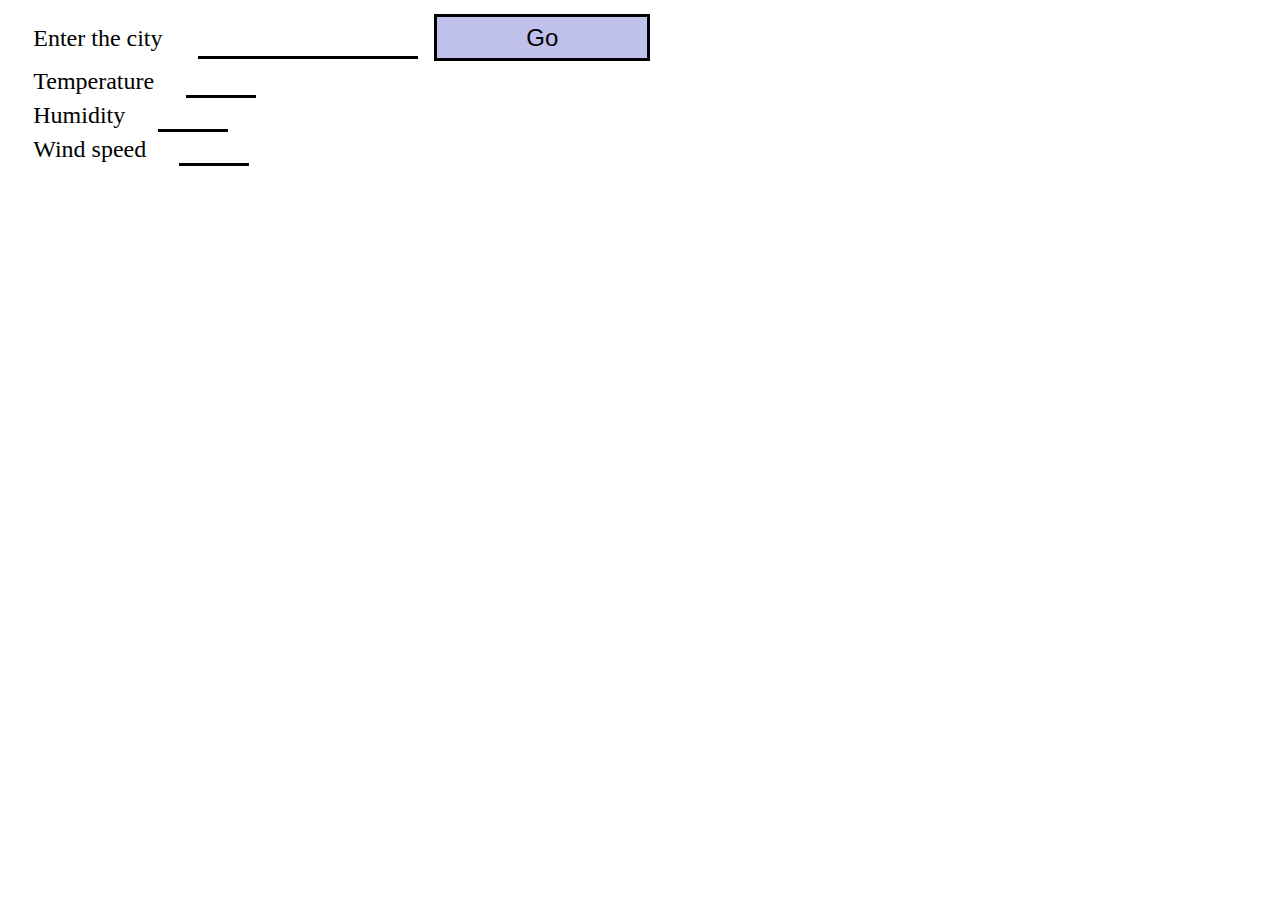
<file: projects/projects przyklady/JS/Oksana_Kyrylovets_JS14.weather.html>
<!DOCTYPE html>
<html lang="en">
<head>
    <meta charset="UTF-8">
    <meta name="viewport" content="width=device-width, initial-scale=1.0">
    <title>JAVASCRIPT FETCH</title>
<style>
 label {
    margin: 1%;
    padding: 1%;
    font-size: 1.5em;
    text-align: left;
}
 input {
    margin: 0.5%;
    padding: 0.5%;
    font-size: 1em;
    border-bottom: 3px solid black;
    border-top: none;
    border-left: none;
    border-right: none;
    text-align: center;
}
button{
    border: 3px solid black;
    background-color: rgb(192, 192, 236);
    font-size: 1.5em;
    margin: 0.5%;
    padding: 0.5%;
}
.dani{
    margin: 3px;
    padding: 3px;
    font-size: 1em;
    border-bottom: 3px solid black;
    border-top: none;
    border-left: none;
    border-right: none;
    text-align: center; 
    width: 4em; 
}

</style>

</head>
<body>
    <label for="city" >Enter the city</label>
    <input type="text" id="city">

    <button id="get-data-button" style="width: 9em">Go</button>

    <div id="data-container">

        <label for="temperature" >Temperature</label>
        <input type="text" class="dani" name="temperature" id="temperature"><br>

        <label for="humidity">Humidity</label>
        <input type="text" class="dani" name="humidity" id="humidity"> <br>

        <label for="wSpeed">Wind speed</label>
        <input type="text" class="dani" name="wSpeed" id="wSpeed">
   </div>

    <script src="weather.js"></script>
</body>
</html>
</file>
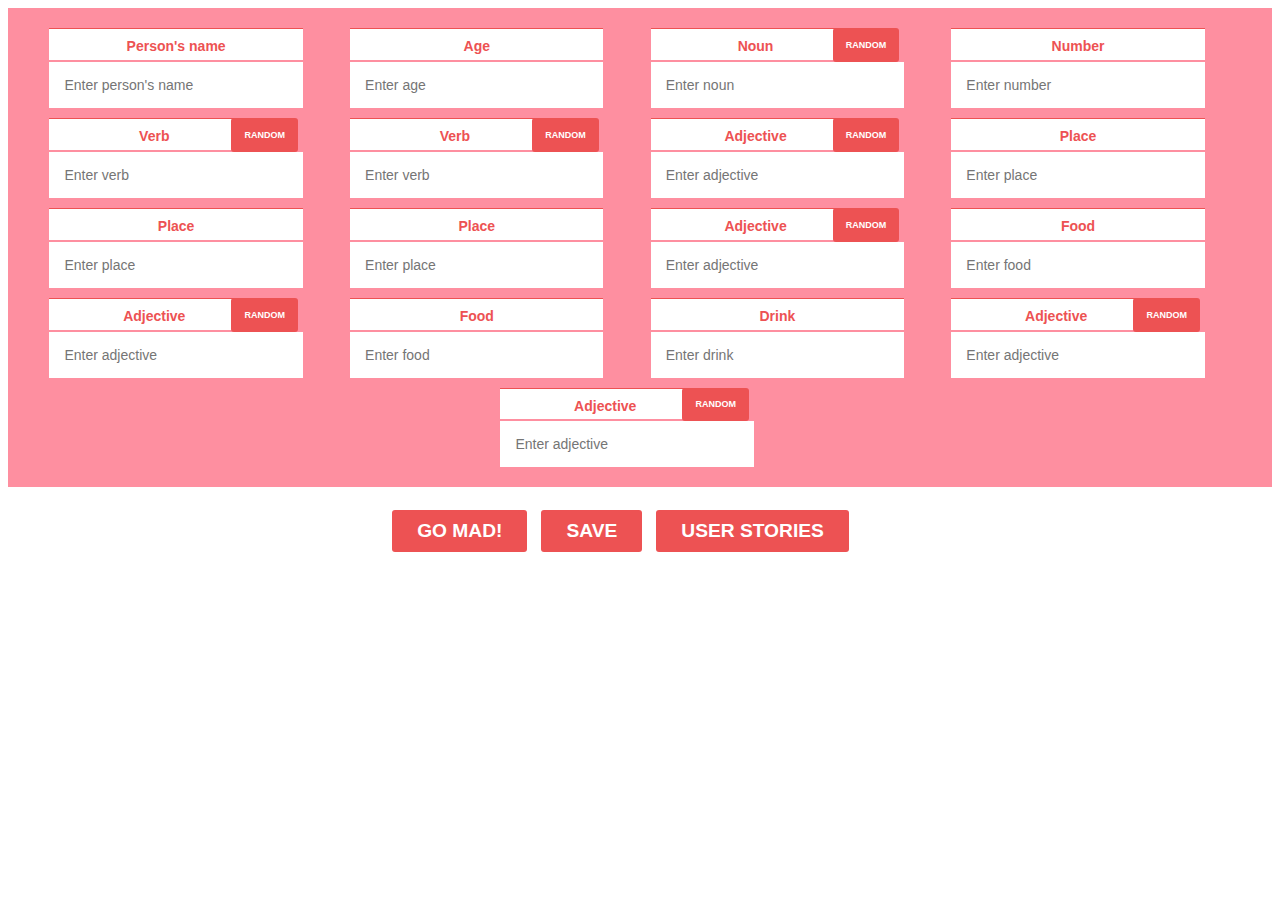
<file: projects/projects przyklady/JS/Oksana_Kyrylovets_JS20_STRINGS_TEMPLATES.html>
<!DOCTYPE html>
<html lang="en">
<head>
    <meta charset="UTF-8">
    <meta name="viewport" content="width=device-width, initial-scale=1.0">
    <title>JAVASCRIPT STRING TEMPLATES</title>
<link rel="stylesheet" href="./String.css">
</head>
<body>
 
    <div class="story-text-center">

       <div class="relative"> 
<Label>Person's name</Label>
<input type="text" id="word_1" value="" placeholder="Enter person's name" class="label_name form-control" >
<div class="error"></div>
</div>


<div class="relative">
<Label>Age</Label>
<input type="text"  id="word_2" value="" placeholder="Enter age" class="label_name form-control">
<div class="error"></div>

</div> 

<div class="relative">
    <div class="dlaKnopky">
<Label class="dlaRandom" id="noun1">Noun</Label>
<button onclick="" id="btnClick" class="btnClick" >Random</button>
    </div>

<input type="text" id="word_3" value="" placeholder="Enter noun" class="label_name form-control">
<div class="error"></div>

</div> 


<div class="relative">
<Label>Number</Label>
<input type="text"  id="word_4" value="" placeholder="Enter number" class="label_name form-control">
<div class="error"></div>

</div> 


<div class="relative">
    <div class="dlaKnopky">

<Label class="dlaRandom">Verb</Label>
<button onclick="" id="btnClick_2" class="btnClick">Random</button>
</div> 
<input type="text"  id="word_5" value="" placeholder="Enter verb" class="label_name form-control">
<div class="error"></div>

</div> 


<div class="relative">
    <div class="dlaKnopky">
<Label class="dlaRandom">Verb</Label>
<button onclick="" id="btnClick_3" class="btnClick">Random</button>
</div>
<input type="text"  id="word_6" value="" placeholder="Enter verb" class="label_name form-control">
<div class="error"></div>

</div> 


<div class="relative">
    <div class="dlaKnopky">
<Label class="dlaRandom">Adjective</Label>
<button onclick="" id="btnClick_4" class="btnClick">Random</button>
</div>
<input type="text"  id="word_7" value="" placeholder="Enter adjective" class="label_name form-control">
<div class="error"></div>

</div> 


<div class="relative">
<Label>Place</Label>
<input type="text"  id="word_8" value="" placeholder="Enter place" class="label_name form-control">
<div class="error"></div>

</div> 



<div class="relative">
<Label>Place</Label>
<input type="text"  id="word_9" value="" placeholder="Enter place" class="label_name form-control">
<div class="error"></div>

</div> 


<div class="relative">
<Label>Place</Label>
<input type="text"  id="word_10" value="" placeholder="Enter place" class="label_name form-control">
<div class="error"></div>

</div> 


<div class="relative">
    <div class="dlaKnopky">
<Label class="dlaRandom">Adjective</Label>
<button onclick="" id="btnClick_5" class="btnClick">Random</button>
</div> 
<input type="text"  id="word_11" value="" placeholder="Enter adjective" class="label_name form-control">
<div class="error"></div>

</div> 


<div class="relative">
<Label>Food</Label>
<input type="text"  id="word_12" value="" placeholder="Enter food" class="label_name form-control">
<div class="error"></div>

</div> 


<div class="relative">
    <div class="dlaKnopky">
<Label class="dlaRandom" >Adjective</Label>
<button onclick="" id="btnClick_6" class="btnClick">Random</button>
</div> 

<input type="text"  id="word_13" value="" placeholder="Enter adjective" class="label_name form-control">

<div class="error"></div>
</div> 


<div class="relative">
<Label>Food</Label>
<input type="text"  id="word_14" value="" placeholder="Enter food" class="label_name form-control">
<div class="error"></div>

</div> 


<div class="relative"> 
<Label>Drink</Label>
<input type="text"  id="word_15" value="" placeholder="Enter drink" class="label_name form-control">
<div class="error"></div>

</div>


<div class="relative"> 
    <div class="dlaKnopky">
    <Label class="dlaRandom">Adjective</Label>
    <button onclick="" id="btnClick_7" class="btnClick">Random</button>
</div>
    <input type="text"  id="word_16" value="" placeholder="Enter adjective" class="label_name form-control">
    <div class="error"></div>
    
</div>

 
    <div class="relative"> 
        <div class="dlaKnopky">
        <Label class="dlaRandom">Adjective</Label>
        <button onclick="" id="btnClick_8" class="btnClick">Random</button>
    </div>
        <input type="text"  id="word_17" value="" placeholder="Enter adjective" class="label_name form-control">
        <div class="error"></div>
    
    </div>




 </div>


 <button type="submit" id="btn">Go Mad!</button>
 <button type="submit" id="btn_save">Save</button>
 <button type="submit" id="btn_userStories">User Stories</button>

 <div id="out" class="out hiden">
    <p class="result-tex"></p>
    
 </div>
 <div id="history"></div>

    <script src="./JAVASCRIPT STRING TEMPLATES.js"></script>
</body>
</html>
</file>
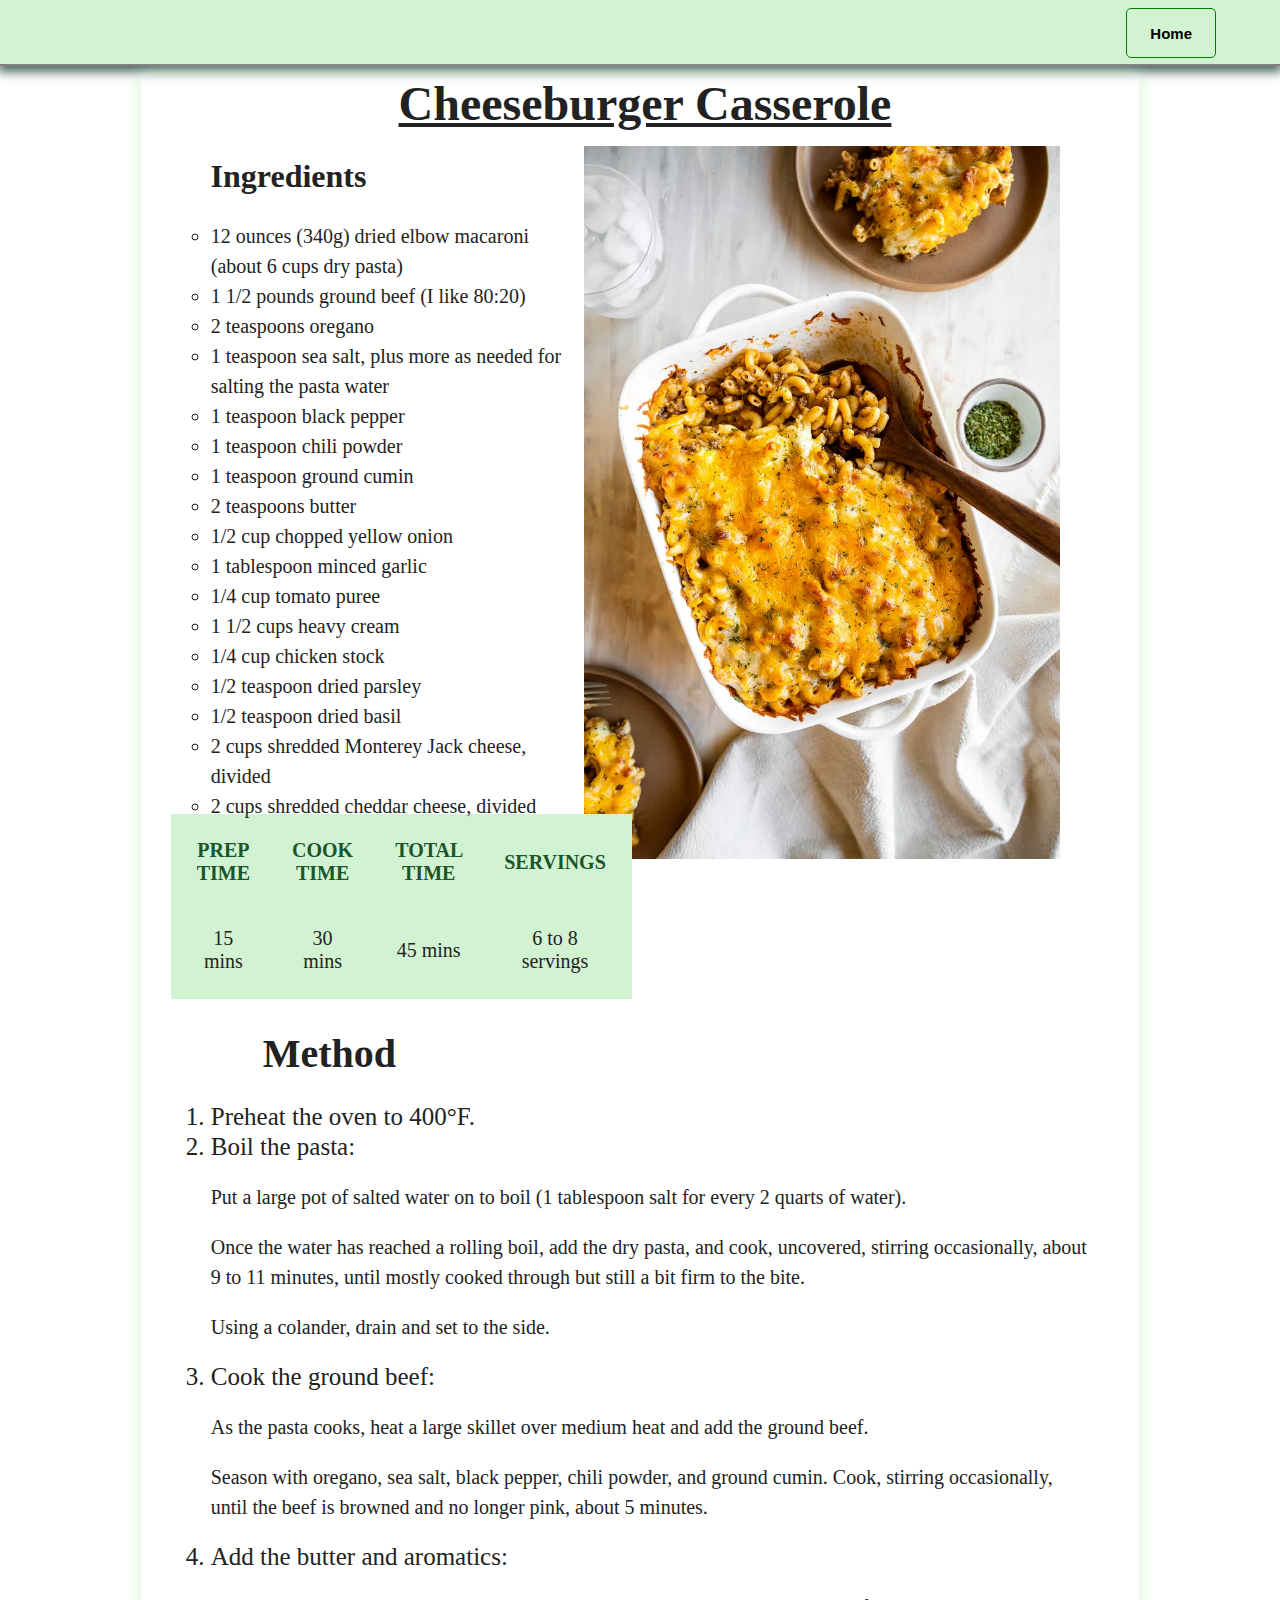
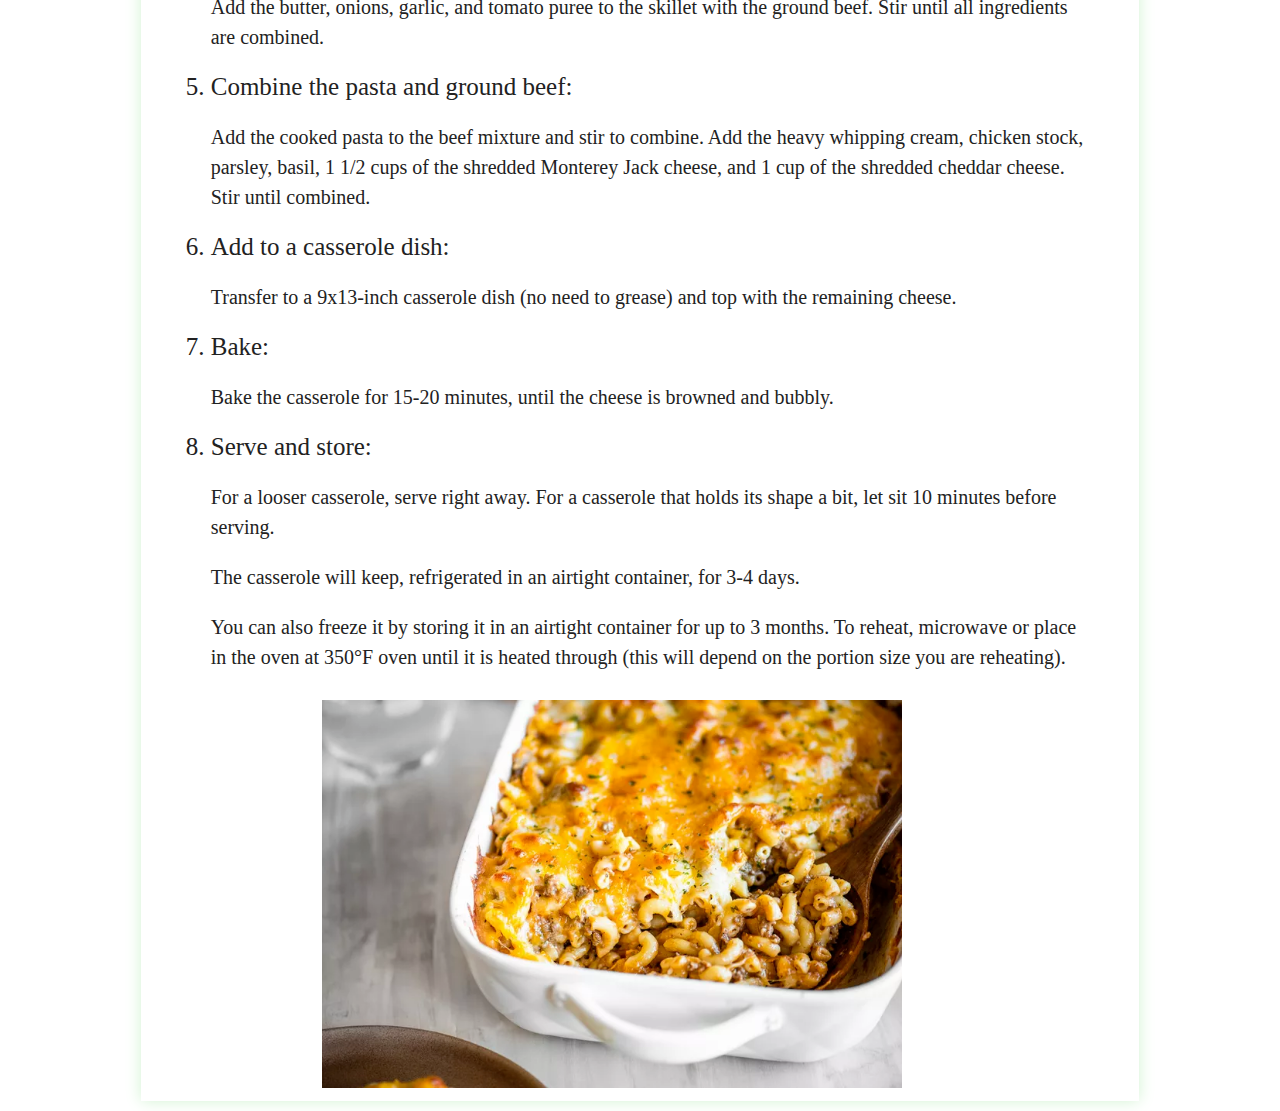
<file: projects/projects przyklady/recept/Kyrylovets _Oksana_html5_final.html>
<!DOCTYPE html>
<html lang="en">
<head>
    <meta charset="UTF-8">
    <meta name="viewport" content="width=device-width, initial-scale=1.0">
    <title>Final</title>
    <style>
        body{
            margin: 0;
        }
        .all {
            margin: 0 11%;
            box-shadow: 0px 0px 15px 0px #d2f3d2;
        }
        article {
            width: 95%;
            float: none;
            margin: 1% 3% 1% 3%;
            font-family: 'Nanum Myeongjo', serif;
            color: #222;
                }
        h1{
            text-align: center;
            font-size: 3rem;
            margin: 1%;
            text-decoration: underline;    
           
                       
        }
        .foto {
            float: right;
            width: 57%;


        }

        img {
            padding: 1%;
            width: 88%;
        }
        .spysok {
            width: 42%;
            height: 41em;
        }
        
       
        table {
            padding: 1%;
            float: left;
            background-color: #d2f3d2;
            font-size: 1.25rem;

        }
        tr, td, th {
            padding: 1em;
            text-align: center;
        }
        th {
            color: #1a552b;
        }
        h2 {
            margin-left: 10%;
            font-size: 2em;
        }

        ul {
            list-style-type: circle;
            font-size: 1.25rem;
            line-height: 1.5em;
        }
        .list {
            font-size: 1.25em;
        }

        .tablyca {
            width: 42%;
            float: left;  
            height: 12em;

        }
        .text {
            width: 97%;
            line-height: 1.5em;
            font-size: 1.25rem;
            display: inline-block;
           
        }
        .foto-2{
        padding: 2px;
        margin-left: 15%;
        margin-right: 15%;
           }

        a:link {
            text-decoration: none;
            font-size: 2em;
         }

        button {
            text-align: center;
            color: black;
            background-color: #d2f3d2; 
            margin: 0px;
            border-radius: 5px;
            width: 100%;
            height: 50px;
            font-size: 15px;
            border: 1px solid green;
        } 
        nav {
            width: 7%;
            float: right;
            margin-right: 5%;
            margin-top: 8px;
        }
        
        nav:hover {
            transform: scale(1.1);
        }
        header {
       width: 100%;
       height: 4em;
       background-color: #d2f3d2; 
       border-bottom:2px solid grey;
       margin: none;
       box-shadow: 0px 4px 10px 2px #284841d6;
       }
    </style>
</head>

<body>
    <header>
    <nav>
        <a href="./index.html"><button><b>Home</b></button></a>
    </nav>
</header>

<div class="all">
    <article>
    <h1>Cheeseburger Casserole </h1>
    <div class="foto">
    <img src="./recipes/Cheeseburger-Casserole-01.png" alt="cheeseburger casserole">
</div>

<div class="spysok">
<h2>Ingredients</h2>
<ul>
    <li>12 ounces (340g) dried elbow macaroni (about 6 cups dry pasta)
    </li>

    <li>1 1/2 pounds ground beef (I like 80:20)
    </li>

    <li>2 teaspoons oregano
    </li>

    <li>1 teaspoon sea salt, plus more as needed for salting the pasta water
    </li>

    <li>1 teaspoon black pepper
    </li>

    <li>1 teaspoon chili powder
    </li>

    <li>1 teaspoon ground cumin
    </li>

    <li>2 teaspoons butter
    </li>

    <li>1/2 cup chopped yellow onion
    </li>

    <li>1 tablespoon minced garlic
    </li>

    <li>1/4 cup tomato puree
    </li>

    <li>1 1/2 cups heavy cream
    </li>

    <li>1/4 cup chicken stock
    </li>

    <li>1/2 teaspoon dried parsley
    </li>

    <li>1/2 teaspoon dried basil
    </li>

    <li>2 cups shredded Monterey Jack cheese, divided
    </li>

    <li>2 cups shredded cheddar cheese, divided
    </li>
    
</ul>
</div>

<div class="tablyca">
<table>
    <tr>
        <th>PREP TIME</th>
        <th>COOK TIME</th>
        <th>TOTAL TIME</th>
        <th>SERVINGS</th>
    </tr>
<tr>

    <td>15 mins</td>
    <td>30 mins</td>
    <td>45 mins</td>
    <td>6 to 8 servings</td>
</tr>   

</table>
</div>

<div class="text">
<h2>Method</h2>
<ol>
    <li class="list">Preheat the oven to 400°F.
    </li>

    <li class="list">Boil the pasta: 
    </li>
<p>Put a large pot of salted water on to boil (1 tablespoon salt for every 2 quarts of water).
</p>

<p>Once the water has reached a rolling boil, add the dry pasta, and cook, uncovered, stirring occasionally, about 9 to 11 minutes, until mostly cooked through but still a bit firm to the bite. 
</p>

<p>Using a colander, drain and set to the side.</p>

<li class="list">Cook the ground beef:
</li>

<p>As the pasta cooks, heat a large skillet over medium heat and add the ground beef. 
</p>

<p>Season with oregano, sea salt, black pepper, chili powder, and ground cumin. Cook, stirring occasionally, until the beef is browned and no longer pink, about 5 minutes.
</p>

<li class="list">Add the butter and aromatics: 
</li>

<p>Add the butter, onions, garlic, and tomato puree to the skillet with the ground beef. Stir until all ingredients are combined.
</p>

<li class="list">
    Combine the pasta and ground beef:
</li>

<p>Add the cooked pasta to the beef mixture and stir to combine. Add the heavy whipping cream, chicken stock, parsley, basil, 1 1/2 cups of the shredded Monterey Jack cheese, and 1 cup of the shredded cheddar cheese. Stir until combined.
</p>

<li class="list">Add to a casserole dish:
</li>

<p>Transfer to a 9x13-inch casserole dish (no need to grease) and top with the remaining cheese.
    </p>

 <li class="list">Bake:
</li>

<p>Bake the casserole for 15-20 minutes, until the cheese is browned and bubbly.
</p>

<li class="list">Serve and store:
</li>

<p>For a looser casserole, serve right away. For a casserole that holds its shape a bit, let sit 10 minutes before serving. 
    </p>

<p>The casserole will keep, refrigerated in an airtight container, for 3-4 days.
</p>

<p>You can also freeze it by storing it in an airtight container for up to 3 months. To reheat, microwave or place in the oven at 350°F oven until it is heated through (this will depend on the portion size you are reheating).
    </p>

</ol>
</div>
<div class="foto-2">
<img src="./recipes/Cheeseburger-Casserole-02.png" alt="cheeseburger casserole">
</div>
</article>



</div>
</body>
</html>
</file>
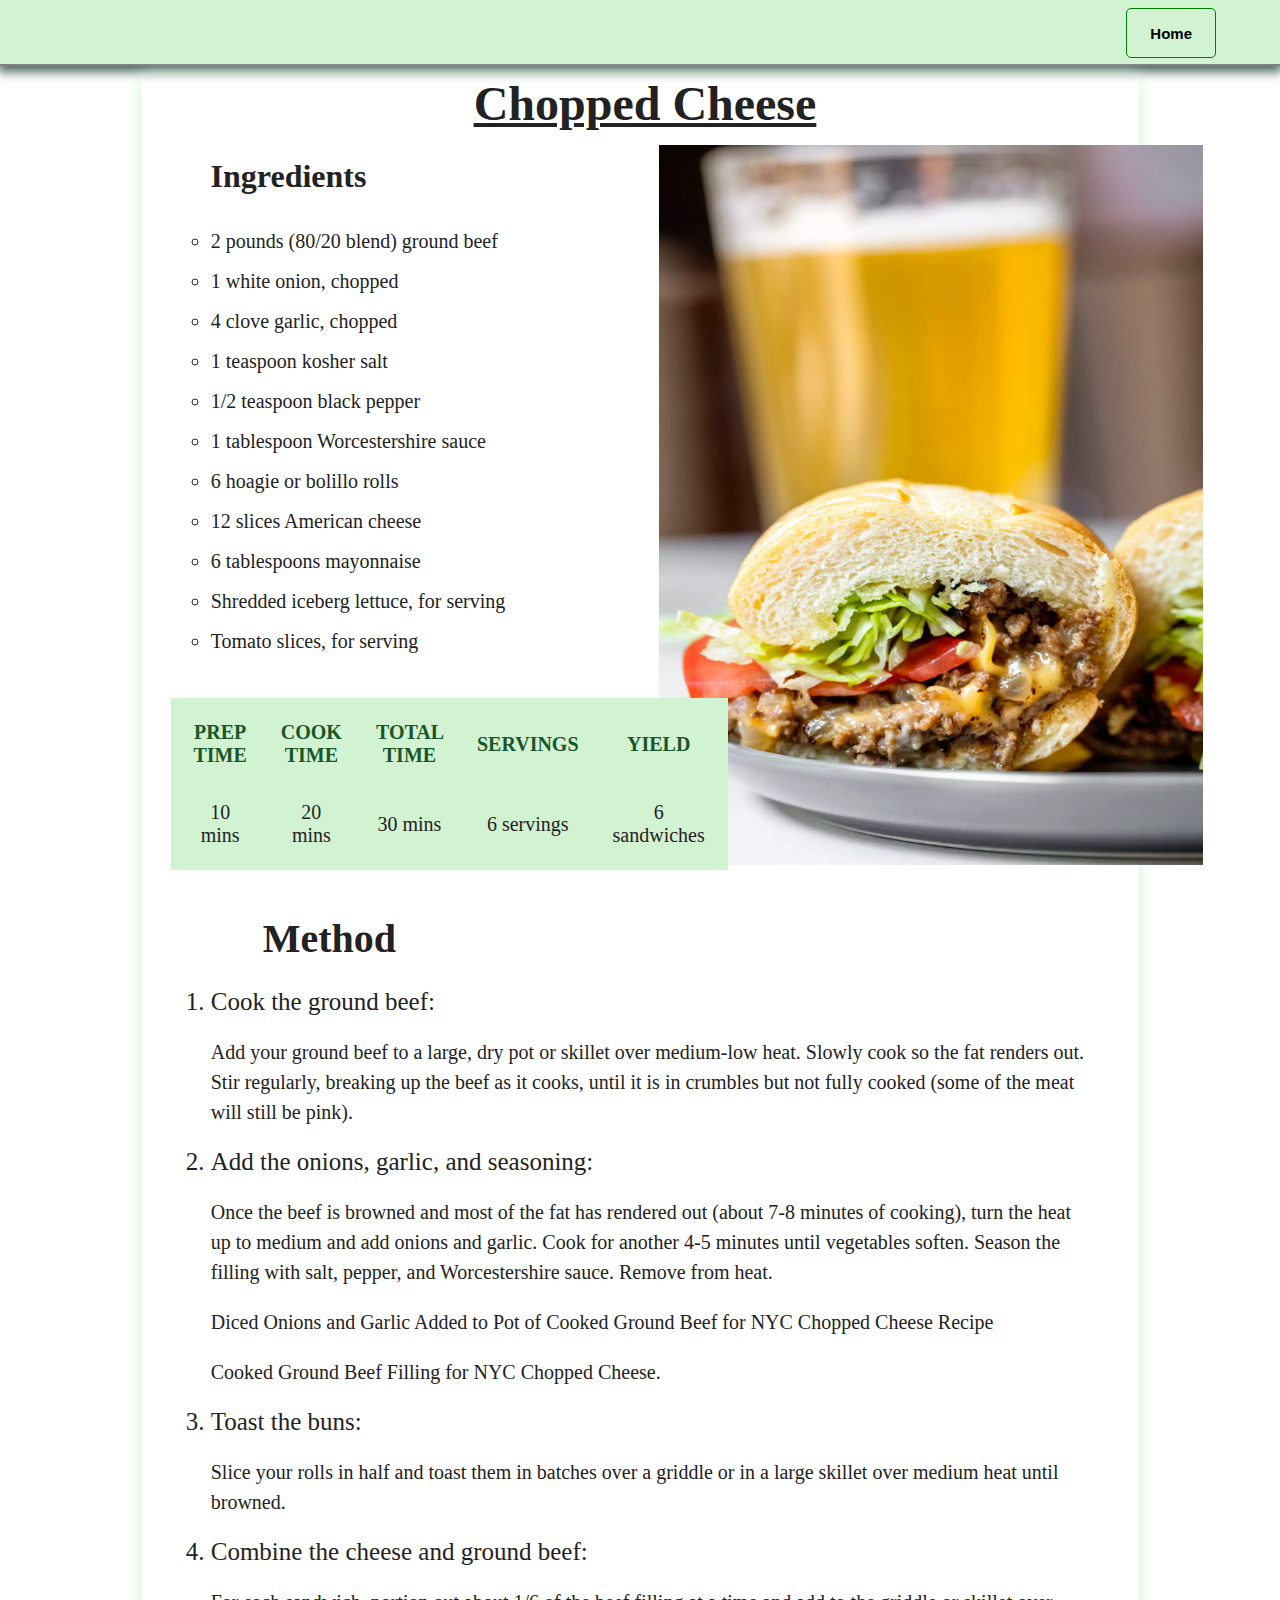
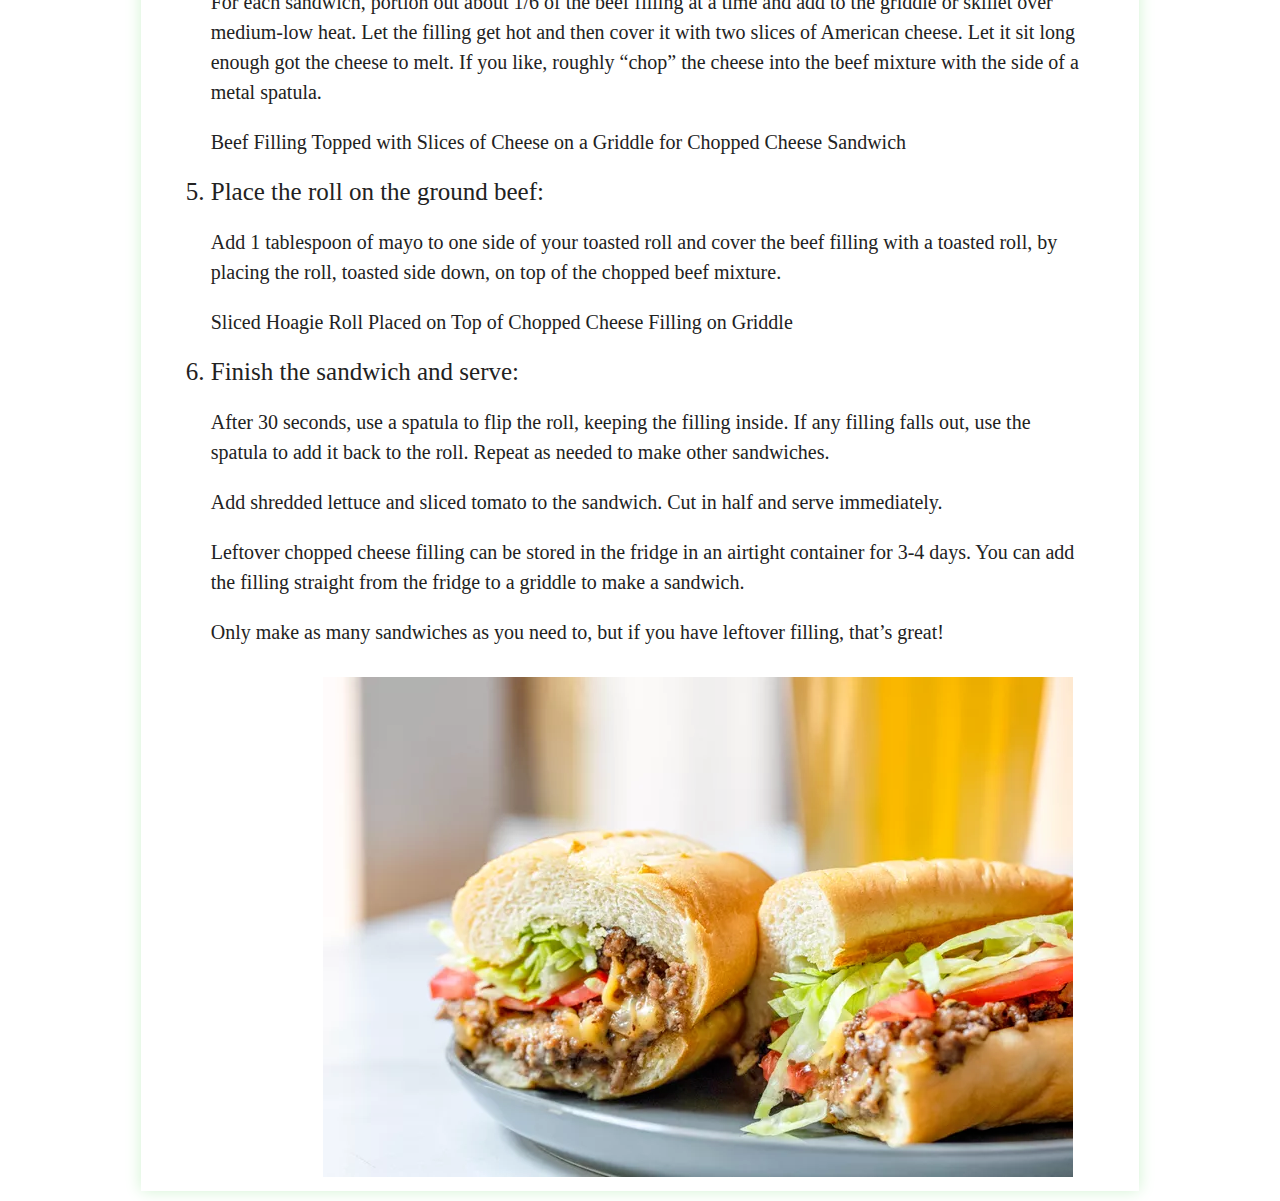
<file: projects/projects przyklady/recept/Kyrylovets _Oksana_html5_final_2.html>
<!DOCTYPE html>
<html lang="en">
<head>
    <meta charset="UTF-8">
    <meta name="viewport" content="width=device-width, initial-scale=1.0">
    <title>Final</title>
    <style>
        body{
            margin: 0;
        }
        .all {
            margin: 0 11%;
            box-shadow: 0px 0px 15px 0px #d2f3d2;
        }
        article {
            width: 95%;
            float: none;
            margin: 1% 3% 1% 3%;
            font-family: 'Nanum Myeongjo', serif;
            color: #222;
                }
        h1{
            text-align: center;
            font-size: 3rem;
            margin: 1%;
            text-decoration: underline;    
           
                       
        }
        .foto {
            float: right;
            width: 49%;
             }

        img {
            padding: 1%;
                    
        }
        .foto-1 {
            height: 45em;
            width: 34em;
        }

        .spysok {
            width: 42%;
            height: 33.8em;
        }
        
       
        table {
            padding: 1%;
            float: left;
            background-color: #d2f3d2;
            font-size: 1.25rem;

        }
        tr, td, th {
            padding: 1rem;
            text-align: center;
        }
        th {
            color: #1a552b;
        }
        h2 {
            margin-left: 10%;
            font-size: 2em;
        }

        ul {
            list-style-type: circle;
            font-size: 1.25rem;
            line-height: 2em;
        }
        .list {
            font-size: 1.25em;
        }

        .tablyca {
            width: 50%;
            float: left;  
            height: 12em;

        }
        .text {
            width: 97%;
            line-height: 1.5em;
            font-size: 1.25rem;
            display: inline-block;
           
        }
        .foto-2{
        padding: 2px;
        margin-left: 15%;
        }

        a:link {
            text-decoration: none;
            font-size: 2em;
         }

         button {
            text-align: center;
            color: black;
            background-color: #d2f3d2; 
            margin: 0px;
            border-radius: 5px;
            width: 100%;
            height: 50px;
            font-size: 15px;
            border: 1px solid green;
        } 
        nav {
            width: 7%;
            float: right;
            margin-right: 5%;
            margin-top: 8px;
        }
        
        nav:hover {
            transform: scale(1.1);
        }
        header {
       width: 100%;
       height: 4em;
       background-color: #d2f3d2; 
       border-bottom:2px solid grey;
       margin: none;
       box-shadow: 0px 4px 10px 2px #284841d6;
       }


    </style>
</head>

<body>
    <header>
        <nav>
            <a href="./index.html"><button><b>Home</b></button></a>
        </nav>
    </header>
<div class="all">
    <article>
    <h1>Chopped Cheese</h1>
    <div class="foto">
    <img src="./recipes/Chopped-Cheese-01.png" alt="Chopped Cheese" class="foto-1">
</div>

<div class="spysok">
<h2>Ingredients</h2>
<ul>
    <li>2 pounds (80/20 blend) ground beef
    </li>

    <li>1 white onion, chopped
    </li>

    <li>4 clove garlic, chopped
    </li>

    <li>1 teaspoon kosher salt
    </li>

    <li>1/2 teaspoon black pepper
    </li>

    <li>1 tablespoon Worcestershire sauce
    </li>

    <li>6 hoagie or bolillo rolls
    </li>

    <li>12 slices American cheese
    </li>

    <li>6 tablespoons mayonnaise
    </li>

    <li>Shredded iceberg lettuce, for serving 
    </li>

    <li>Tomato slices, for serving
    </li>
    
</ul>
</div>

<div class="tablyca">
<table>
    <tr>
        <th>PREP TIME</th>
        <th>COOK TIME</th>
        <th>TOTAL TIME</th>
        <th>SERVINGS</th>
        <th>YIELD</th>
    </tr>
<tr>

    <td>10 mins</td>
    <td>20 mins</td>
    <td>30 mins</td>
    <td>6 servings</td>
    <td>6 sandwiches</td>
</tr>   

</table>
</div>

<div class="text">
<h2>Method</h2>
<ol>
    <li class="list">Cook the ground beef:
    </li>
    <p>Add your ground beef to a large, dry pot or skillet over medium-low heat. Slowly cook so the fat renders out. Stir regularly, breaking up the beef as it cooks, until it is in crumbles but not fully cooked (some of the meat will still be pink).  
    </p>

    <li class="list">Add the onions, garlic, and seasoning:
    </li>
<p>Once the beef is browned and most of the fat has rendered out (about 7-8 minutes of cooking), turn the heat up to medium and add onions and garlic. Cook for another 4-5 minutes until vegetables soften. Season the filling with salt, pepper, and Worcestershire sauce. Remove from heat.
</p>

<p>Diced Onions and Garlic Added to Pot of Cooked Ground Beef for NYC Chopped Cheese Recipe
    </p>

<p>Cooked Ground Beef Filling for NYC Chopped Cheese.
</p>

<li class="list">Toast the buns: 
</li>

<p>Slice your rolls in half and toast them in batches over a griddle or in a large skillet over medium heat until browned.
    </p>


<li class="list">Combine the cheese and ground beef: 
</li>

<p>For each sandwich, portion out about 1/6 of the beef filling at a time and add to the griddle or skillet over medium-low heat. Let the filling get hot and then cover it with two slices of American cheese. Let it sit long enough got the cheese to melt. If you like, roughly “chop” the cheese into the beef mixture with the side of a metal spatula.
    </p>
<p>Beef Filling Topped with Slices of Cheese on a Griddle for Chopped Cheese Sandwich 
</p>

<li class="list">
    Place the roll on the ground beef:
</li>

<p>Add 1 tablespoon of mayo to one side of your toasted roll and cover the beef filling with a toasted roll, by placing the roll, toasted side down, on top of the chopped beef mixture.
    </p>
<p>Sliced Hoagie Roll Placed on Top of Chopped Cheese Filling on Griddle 
</p>

<li class="list">Finish the sandwich and serve: 

</li>

<p>After 30 seconds, use a spatula to flip the roll, keeping the filling inside. If any filling falls out, use the spatula to add it back to the roll. Repeat as needed to make other sandwiches.

</p>

<p>Add shredded lettuce and sliced tomato to the sandwich. Cut in half and serve immediately. 

</p>

<p>Leftover chopped cheese filling can be stored in the fridge in an airtight container for 3-4 days. You can add the filling straight from the fridge to a griddle to make a sandwich. 

</p>

<p>Only make as many sandwiches as you need to, but if you have leftover filling, that’s great! 

</p>

</ol>
</div>
<div class="foto-2">
<img src="./recipes/Chopped-Cheese-02.png" alt="Chopped-Cheese">
</div>
</article>
</div>


</body>
</html>
</file>
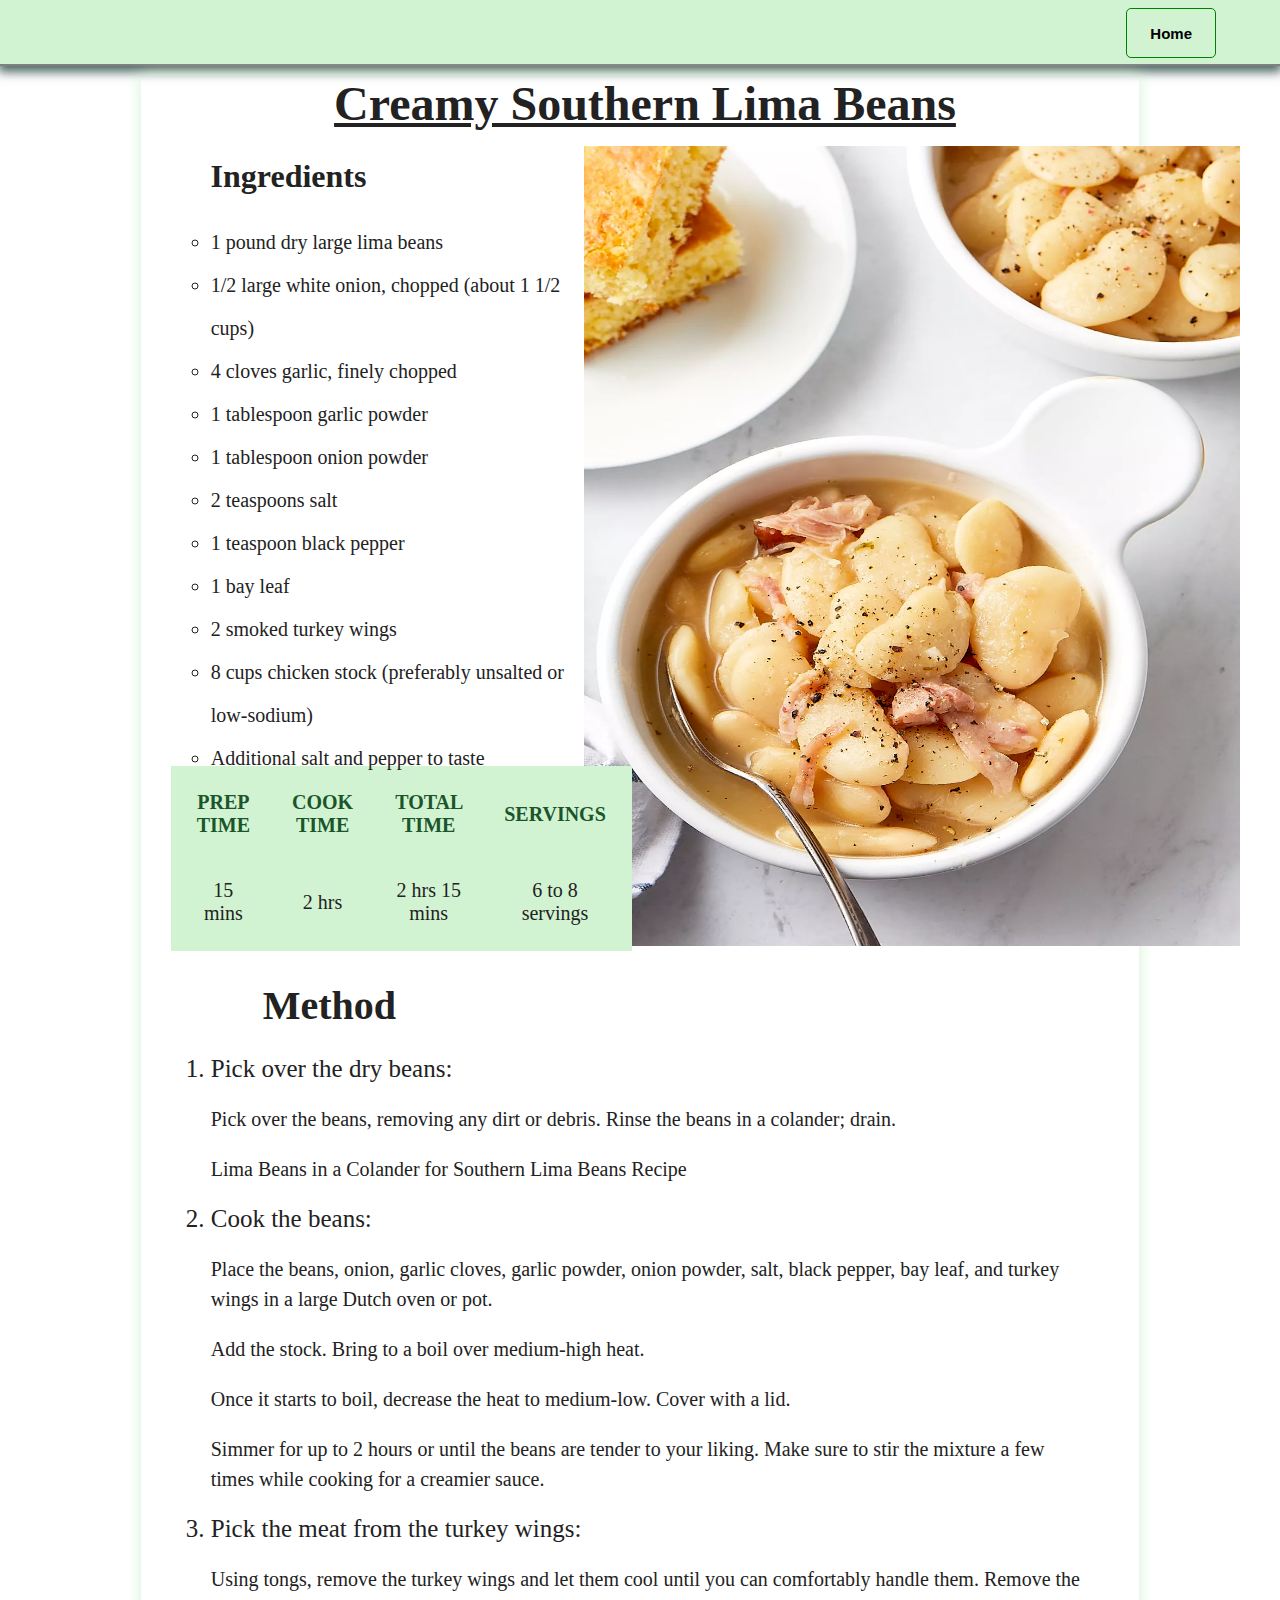
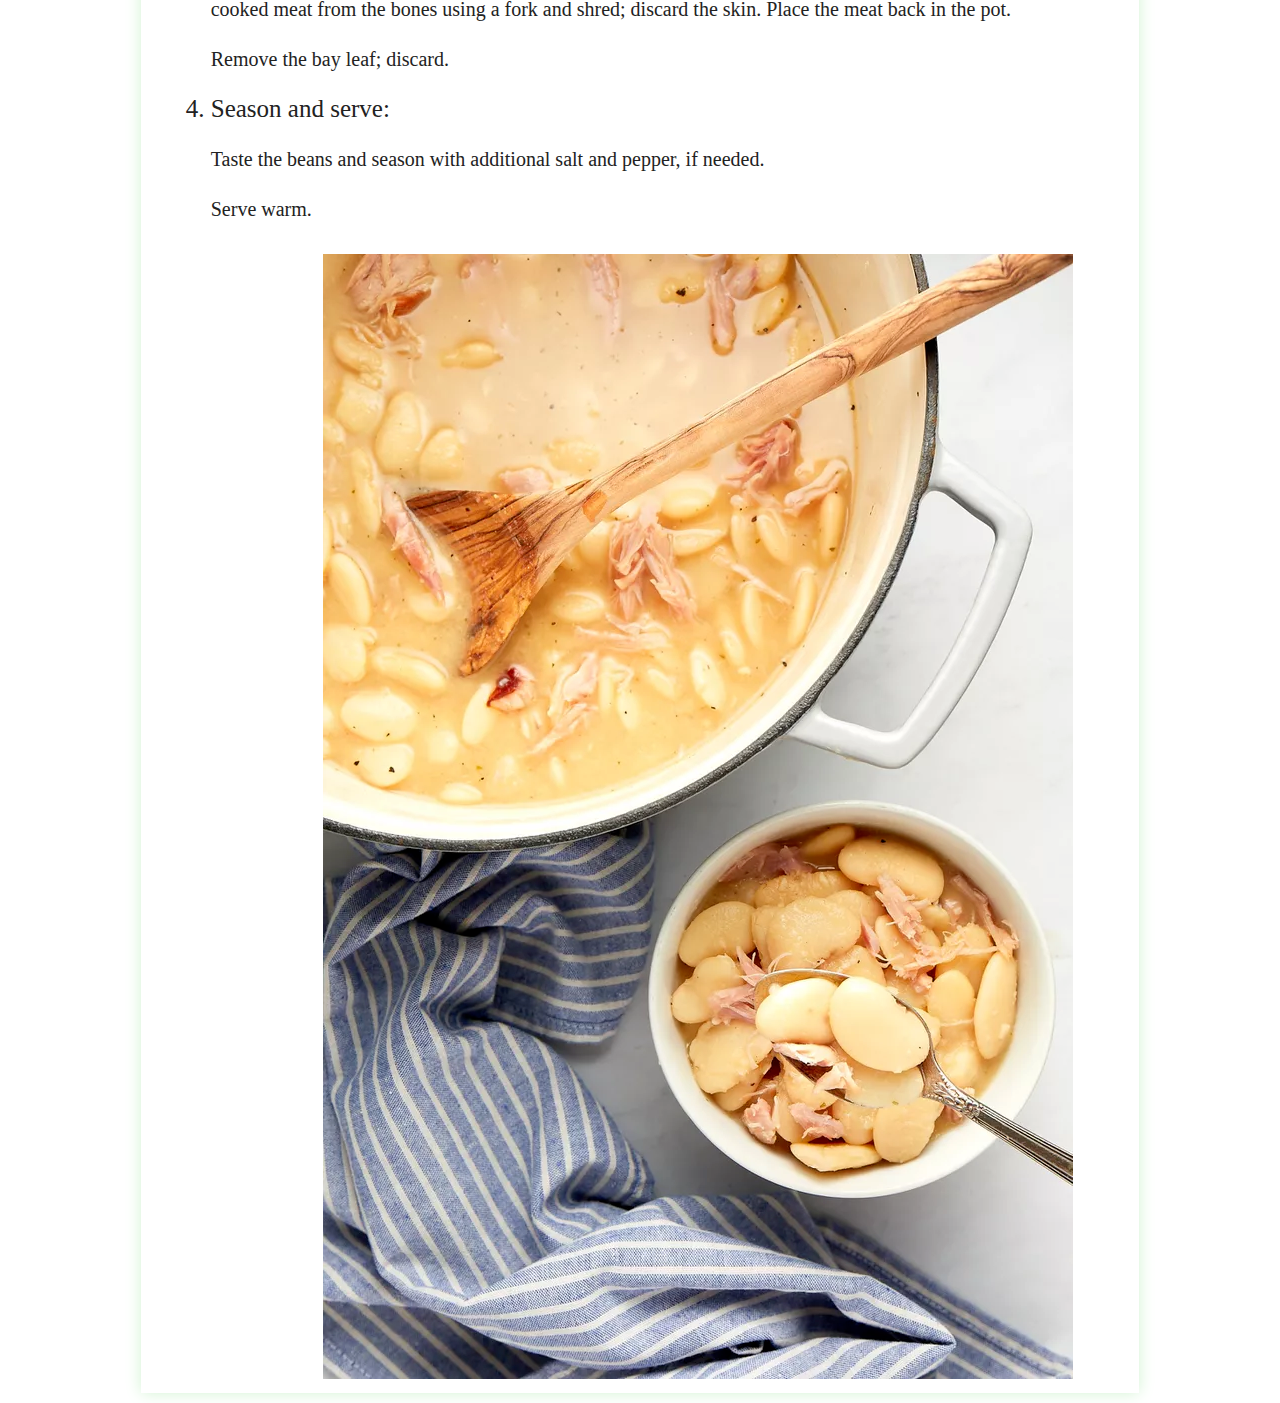
<file: projects/projects przyklady/recept/Kyrylovets _Oksana_html5_final_3.html>
<!DOCTYPE html>
<html lang="en">
<head>
    <meta charset="UTF-8">
    <meta name="viewport" content="width=device-width, initial-scale=1.0">
    <title>Final</title>
    <style>
        body{
            margin: 0;
           
        }
        .all {
            margin: 0 11%;
            box-shadow: 0px 0px 15px 0px #d2f3d2;
        }
        article {
            width: 95%;
            float: none;
            margin: 1% 3% 1% 3%;
            font-family: 'Nanum Myeongjo', serif;
            color: #222;
                }
        h1{
            text-align: center;
            font-size: 3rem;
            margin: 1%;
            text-decoration: underline;    
           
                       
        }
        .foto {
            float: right;
            width: 57%;


        }

        img {
            padding: 1%;

        }
        .foto-1 {
            height: 50em;
            width: 41em;
        }
        .spysok {
            width: 42%;
            height: 38em;
        }
        
       
        table {
            padding: 1%;
            float: left;
            background-color: #d2f3d2;
            font-size: 1.25rem;

        }
        tr, td, th {
            padding: 1em;
            text-align: center;
        }
        th {
            color: #1a552b;
        }
        h2 {
            margin-left: 10%;
            font-size: 2em;
        }

        ul {
            list-style-type: circle;
            font-size: 1.25rem;
            line-height: 2.15em;
        }
        .list {
            font-size: 1.25em;
        }

        .tablyca {
            width: 42%;
            float: left;  
            height: 12em;

        }
        .text {
            width: 97%;
            line-height: 1.5em;
            font-size: 1.25rem;
            display: inline-block;
           
        }
        .foto-2{
        padding: 2px;
        margin-left: 15%;
        }

        a:link {
            text-decoration: none;
            font-size: 2em;
         }

         button {
            text-align: center;
            color: black;
            background-color: #d2f3d2; 
            margin: 0px;
            border-radius: 5px;
            width: 100%;
            height: 50px;
            font-size: 15px;
            border: 1px solid green;
        } 
        nav {
            width: 7%;
            float: right;
            margin-right: 5%;
            margin-top: 8px;
        }
        
        nav:hover {
            transform: scale(1.1);
        }
        header {
       width: 100%;
       height: 4em;
       background-color: #d2f3d2; 
       border-bottom:2px solid grey;
       margin: 0px;
       box-shadow: 0px 4px 10px 2px #284841d6;
      
       }
 
    </style>
</head>

<body>
    <header>

        <nav>
            <a href="./index.html"><button><b>Home</b></button></a>
        </nav>
    
</header>
<div class="all">
    <article>
    <h1>Creamy Southern Lima Beans </h1>
    <div class="foto">
    <img src="./recipes/Creamy-Lima-Beans-01.png" alt="Creamy Lima Beans" class="foto-1">
</div>

<div class="spysok">
<h2>Ingredients</h2>
<ul>
    <li>1 pound dry large lima beans
    </li>

    <li>1/2 large white onion, chopped (about 1 1/2 cups)
    </li>

    <li>4 cloves garlic, finely chopped
    </li>

    <li>1 tablespoon garlic powder
    </li>

    <li>1 tablespoon onion powder
    </li>

    <li>2 teaspoons salt
    </li>

    <li>1 teaspoon black pepper
    </li>

    <li>1 bay leaf
    </li>

    <li>2 smoked turkey wings
    </li>

    <li>8 cups chicken stock (preferably unsalted or low-sodium)
    </li>

    <li>Additional salt and pepper to taste
    </li>

</ul>
</div>

<div class="tablyca">
<table>
    <tr>
        <th>PREP TIME</th>
        <th>COOK TIME</th>
        <th>TOTAL TIME</th>
        <th>SERVINGS</th>
    </tr>
<tr>

    <td>15 mins</td>
    <td>2 hrs</td>
    <td>2 hrs 15 mins</td>
    <td>6 to 8 servings</td>
</tr>   

</table>
</div>

<div class="text">
<h2>Method</h2>
<ol>
    <li class="list">Pick over the dry beans:
    </li>
    <p>Pick over the beans, removing any dirt or debris. Rinse the beans in a colander; drain.

    </p>

<p>Lima Beans in a Colander for Southern Lima Beans Recipe
</p>

    <li class="list">Cook the beans:

    </li>
<p>Place the beans, onion, garlic cloves, garlic powder, onion powder, salt, black pepper, bay leaf, and turkey wings in a large Dutch oven or pot. 

</p>

<p>Add the stock. Bring to a boil over medium-high heat. 
</p>

<p>Once it starts to boil, decrease the heat to medium-low. Cover with a lid. 
</p>

<p>Simmer for up to 2 hours or until the beans are tender to your liking. Make sure to stir the mixture a few times while cooking for a creamier sauce.

</p>

<li class="list">Pick the meat from the turkey wings: 

</li>

<p>Using tongs, remove the turkey wings and let them cool until you can comfortably handle them. Remove the cooked meat from the bones using a fork and shred; discard the skin. Place the meat back in the pot.
</p>

<p>Remove the bay leaf; discard.
</p>

<li class="list">Season and serve:

</li>

<p>Taste the beans and season with additional salt and pepper, if needed.
</p>

<p>Serve warm.</p>

</ol>
</div>

<div class="foto-2">
<img src="./recipes/Creamy-Lima-Beans-02.png" alt="Creamy Lima Beans">
</div>
</article>


</div>
</body>
</html>
</file>
<file: style_port.css>
body{
    margin: 0;
    font-family: "Playfair Display", serif;
    font-optical-sizing: auto;
    font-weight: 400;
    font-style: normal;
    background-color: #f2efea;
}

header{
    height: 4em;
    background-color: #edded3; 
    border-bottom: 3px solid white;
    margin: 0px;
    text-align: center;
    
   }

   nav{
    width: 77%;
    float: left;
    margin: 20px 5px 0px 0px;
    display: flex;
    justify-content: center;
    
   }


   a:link  {
    text-decoration: none;
  
}

a:hover{
    transform: scale(1.1);
    color: #a61a46;
}

.link_style{
    margin-right: 4em;
    transition: 1s;
    font-weight: bold;
    letter-spacing: 2px;
    color: rgb(81, 8, 8);
}

.social_media{
    margin: 20px 5px 0px 0px;
    float: left;
    width: 7%;
}

.logo{
    height: 20px;
    width: 25px;
   }
   
img.logo:hover{
    transform: scale(1.1);
  
}   

.burger{
    cursor: pointer;
    display: none;
    transition: all .3s;
}

.burger.active span:nth-child(1){
transform: translateY(8px) rotate(45deg);
}

.burger.active span:nth-child(2){
opacity: 0;
}

.burger.active span:nth-child(3){
transform: translateY(-8px) rotate(-45deg);
}

.burger span{
display: block;
background-color: white;
margin: 5px 0px;
width: 30px;
height: 2px;
transition: all .3s;
}

.index{
float: left;
max-width: 80%;
padding: 0.5% 15% 0%;
margin: 10px 10px 0px;
}

article{
    display: grid;
    grid-template-columns: auto auto;
    padding: 10px;
    gap: 15px;

}

.home_page_1{
width: 100%;
float: right;
margin: 1%;
height: 35em;
}

.home_page_2{
width: 98%;
float: left;
height: 35em;
background-color: #edded3;
margin: 1%;


}

img{
    width: 100%;
    height: 35em;
 
}

footer{
    float: right;
    width: 100%;
    background-color:#333;
}
.link_style_footer{
    margin-right: 1em;
    transition: 1s;
}

p{
    text-align: justify;
    font-weight: 500;
    line-height: 30px;
    text-indent: 20px;
    width: 95%;
    padding: 10px 5px 0px 10px;
}

.text-footer{
    opacity: .5;
    font-size: 12px;
    line-height: 22px;
    color: white;
    text-align: center;
}
@media only screen and (max-width:950px){

    header{
    padding-left: 0px;
    }
    
    .social_media{
        margin: 20px 5px 0px 0px;
        float: right;
        width: 25%;
    }
    .index {
        float: right;
        max-width: 100%;
        padding: 0px;
        margin: 0px;
      
    }

    article {
        display: flex;
        flex-direction: column-reverse;;
        padding: 10px;
        gap: 0px;
}
    
    .home_page_1{
     width: 96%;
    }
    .myfoto {
        width: 100%;
     
    }

    .home_page_2{
        height: 100%;
        width: 96%;
    }
  
.burger{
    display: flex;
    flex-direction: column;
    margin-left: 7%;
    padding-top: 3%;
}
nav{
    position: absolute;
    width: 100% ;
    height: 50%;
    top: 50px;
    left: -100%;
    display: flex;
    flex-direction: column;
    background-color: white;
    text-align: center;
    transition: .3s;


}

nav.active{
    left: 0;

}

.link_style{
    margin: 15px 0px;
 
}

 }
</file>
<file: contact/contact.css>
body{
    margin: 0;
    font-family: "Playfair Display", serif;
    font-optical-sizing: auto;
    font-weight: 400;
    font-style: normal;
    background-color: #f2efea;
    
}
header{
    height: 4em;
    background-color: #edded3; 
    border-bottom: 3px solid white;
    margin: 0px;
    text-align: center;
    

   }

   nav{
    width: 77%;
    float: left;
    margin: 20px 5px 0px 0px;
    display: flex;
    justify-content: center;
    
   }


   a:link  {
    text-decoration: none;
  
}

a:hover{
    transform: scale(1.1);
    color: #a61a46;
}

.link_style{
    margin-right: 4em;
    transition: 1s;
    font-weight: bold;
    letter-spacing: 2px;
    color: rgb(81, 8, 8);
}

.social_media{
    margin: 20px 5px 0px 0px;
    float: left;
    width: 7%;
}

.logo{
    height: 20px;
    width: 25px;
   }
   
img.logo:hover{
    transform: scale(1.1);
  
}   

.burger{
    cursor: pointer;
    display: none;
    transition: all .3s;
}

.burger.active span:nth-child(1){
transform: translateY(8px) rotate(45deg);
}

.burger.active span:nth-child(2){
opacity: 0;
}

.burger.active span:nth-child(3){
transform: translateY(-8px) rotate(-45deg);
}

.burger span{
display: block;
background-color: white;
margin: 5px 0px;
width: 30px;
height: 2px;
transition: all .3s;
}

.link_style_footer{
    margin-right: 1em;
    transition: 1s;
}

footer{
    float: right;
    width: 100%;
    background-color:#333;
}

.text-footer{
    opacity: .5;
    font-size: 12px;
    line-height: 22px;
    color: white;
    text-align: center;
}
.coop{
    display: grid;
    grid-template-columns: auto auto;
    gap: 15px;
    width: 80%;
    justify-items: center;
    float: left;
    padding: 3% 9% 0%;
    margin: 10px 10px 0px;
}

.coop_1{
    width: 100%;
    float: right;
    margin: 1%;
    height: 35em;
   
     
}
.myfoto{
    width: 55%;
    height: 25em;
    padding-left: 10em;
}
.form{
    width: 98%;
    float: left;
    background-color: white;
    margin: 1%;
    
  
}

form{
    display: flex;
    flex-direction: column;
    padding: 30px;
    box-sizing: border-box;
}

.text-coop{
    text-align: center;
    line-height: 25px;
    letter-spacing: 1px;
}
input{
    width: 96%;
    border: 1px solid #ccc;
    color: gray;
    height: 40px;
    margin-bottom: 0;
    padding-left: 18px;
    font-size: 16px;
    transition: border-color .2s;
}

label {
    margin-bottom: 12px;
    font-weight: 400;
    letter-spacing: 1px;
}

textarea{
    width: 96%;
    min-height: 125px;
    border: 1px solid #ccc;
    color: gray;
    margin-bottom: 0;
    padding-left: 18px;
    font-size: 16px;
    transition: border-color .2s;
}

button{
    width: 100%;
    height: 60px;
    padding: 17px 36px;
    border: 1px solid black;
    background-color: black;
    color: white;
    text-align: center;
    letter-spacing: .05em;
    text-transform: uppercase;
    transition: color .2s, background-color .2s;
    position: relative;
    cursor: pointer;
}
button:hover{
    background-color: white;
    color: black;
}

.textarea_text{
    padding-top: 12px;
}
.for-checkbox{
    box-sizing: border-box;
}

input[type=checkbox], input[type=radio] {
    box-sizing: border-box;
    padding: 0;
    float: left;
    margin: 0px;
    line-height: normal;
    width: 15px;
}
span{
    margin: -32px 0 0 25px;
    float: right;
    opacity: .5;
    font-size: 13px;
    line-height: 22px;
    cursor: pointer;
    margin-bottom: 0;
    font-weight: 400;
   
}

.error {
    color: red;
  }
  
  .valid {
    border: 2px solid green;
  }
  
  .invalid {
    border: 2px solid red;
  }


@media only screen and (max-width:950px){
    
    .burger{
        display: flex;
        flex-direction: column;
        margin-left: 7%;
        padding-top: 3%;
    }
    nav{
        position: absolute;
        width: 100% ;
        height: 50%;
        top: 50px;
        left: -100%;
        display: flex;
        flex-direction: column;
        background-color: white;
        text-align: center;
        transition: .3s;
    
    
    }
    
    nav.active{
        left: 0;
    
    }
    
    .link_style{
        margin: 15px 0px;
     
    }

    header{
        padding-left: 0px;
        }
        
   .social_media{
     margin: 20px 5px 0px 0px;
     float: right;
     width: 25%;
    }
    .coop{
    display: flex;
    flex-direction: column;
        
    }

    .myfoto{
        width: 98%;
        height: 25em;
        padding-left: 0;
    }
    .form{
     margin: 1% 1% 5% 1%;
      
    }

    button{
    width: 100%;
}

input {
    width: 92%;

}

textarea {
    width: 92%;
}

}
</file>
<file: projects/projects glowny.css>
body{
    margin: 0;
    font-family: "Playfair Display", serif;
    font-optical-sizing: auto;
    font-weight: 400;
    font-style: normal;
    background-color: #f2efea;
}
header{
    height: 4em;
    background-color: #edded3; 
    border-bottom: 3px solid white;
    margin: 0px;
    text-align: center;
    }

   nav{
    width: 77%;
    float: left;
    margin: 20px 5px 0px 0px;
    display: flex;
    justify-content: center;
    
   }


   a:link  {
    text-decoration: none;
  
}

a:hover{
    transform: scale(1.1);
    color: #a61a46;
}

.burger{
    cursor: pointer;
    display: none;
    transition: all .3s;
}

.burger.active span:nth-child(1){
transform: translateY(8px) rotate(45deg);
}

.burger.active span:nth-child(2){
opacity: 0;
}

.burger.active span:nth-child(3){
transform: translateY(-8px) rotate(-45deg);
}

.burger span{
display: block;
background-color: white;
margin: 5px 0px;
width: 30px;
height: 2px;
transition: all .3s;
}

.link_style{
    margin-right: 4em;
    transition: 1s;
    font-weight: bold;
    letter-spacing: 2px;
    color: rgb(81, 8, 8);
}

.social_media{
    margin: 20px 5px 0px 0px;
    float: left;
    width: 7%;
}

.logo{
    height: 20px;
    width: 25px;
   }
   
img.logo:hover{
    transform: scale(1.1);
  
}   

.link_style_footer{
    margin-right: 1em;
    transition: 1s;
}

footer{
    float: right;
    width: 100%;
    background-color:#333;
}

.text-footer{
    opacity: .5;
    font-size: 12px;
    line-height: 22px;
    color: white;
    text-align: center;
}
.container{
    width: auto;
    margin-bottom: 2em ;
    background-color: #f2efea; 
    
}
.section-1{
    width: 89%;
    padding-bottom: 5rem;
    padding-top: 6rem;
  
}
.text-to-work{
    text-align: center;
    width: 50%;
    margin-left: 25%;
}
h2{
    font-size: .875rem;
    line-height: 1.25rem;
    color: brown;
    letter-spacing: .2em;
    opacity: 1;
}
h1{
    font-size: 3rem;
    line-height: 1.375;
}
.body-2{
    font-size: 1.25rem;
    line-height: 1.5;
}
.section-2{
    display: flex;
    width: 73%;
    margin-left: 12%;
    padding-bottom: 3%;
    padding-top: 3%;
    background-color:#edded3;
}
.project-all{
  display: grid;
  grid-template-columns: auto auto auto;
  gap: 2rem;
}
.foto{
    width: 20em;
    height: 20em;
}
img.foto:hover{
 opacity: 0.5;
}

ol, li {
    list-style-type: none;
}



@media only screen and (max-width:950px){

    header{
    padding-left: 0px;
    }
    
    .social_media{
        margin: 20px 5px 0px 0px;
        float: right;
        width: 25%;
    }
   
   .burger{
        display: flex;
        flex-direction: column;
        margin-left: 7%;
        padding-top: 3%;
    }
    nav{
        position: absolute;
        width: 100% ;
        height: 50%;
        top: 50px;
        left: -100%;
        display: flex;
        flex-direction: column;
        background-color: white;
        text-align: center;
        transition: .3s;
    
    
    }
    
    nav.active{
        left: 0;
    
    }
    
    .link_style{
        margin: 15px 0px;
     
    }
    .container{
        width: 96%;
        margin-right: 0;
        margin-left: 0;
        margin-bottom: 1em ;
        padding-right: 10px;
        padding-left: 10px;
    }
    .section-1{
        padding-bottom: 1rem;
        padding-top: 2rem;
       
    }
  
    h1{
        font-size: 2rem;
  
    }
    .text-to-work{
        margin-left: 25%;
    }

  .section-2{
    margin-left: 8%;
    width: 77%;

  }

    .project-all{
        display: flex;
        flex-direction: column;
        gap: 1rem;
    }
    .foto{
        width: 15em;
        height: 15em;
    }
    img.foto:hover{
     opacity: 0.5;
    }

    footer{
        height: 3em;
    }

    .text-footer{

        font-size: 10px;
        line-height: 15px;
       
    }


}
</file>
<file: projects/projects przyklady/css/style_CSS_final.css>
body{
    font-size: 1em;
    font-family:'Inter', sans-serif;
    letter-spacing: 2px;
    line-height: 2em;   
    padding: 0px;
    margin: 0% 3% 0% 6%;
    box-shadow: 0px 4px 10px 2px rgb(230, 96, 96);
}

h1{
    text-align: left;  
    font-size: 1.3em;
    text-align: center;
    padding: 3px;
   }

   figcaption{
    width: 100%;
    height: auto;
    display: flex;
    flex-direction: column;
   }   

ul{
    width: 47%;
    height: 14em;
    float: right;
}

tr, td{
width: 6em;
height: 3em;
margin: 2px;
padding: 10px;
text-align: center;
font-weight: bold;

}
.foto-1{
    float: left;
    width: 42%;
    height: 41em;
    padding-right: 2em;
}
.foto-2{
    width: 96%;
    height: 29em;
    margin-left: 3%;
    border-radius: 8px
}

.text{
    display: block;
    width: 98%;
    padding: 1%;
    text-align: justify;
    text-indent: 1em;
}
.container{
    width: 100%;
    margin: 2px;
    display: flex;
    flex-wrap: wrap;
    justify-content: center;

}
.foto{
    width: 32%;
    height: 26em;
    padding: 3px;
    float: left;
}
img {
    width: 99%;
    height: 26em;
    padding: 3px;
    float: left;
}

@media only screen and (max-width:900px){
    .foto-1 {
        float: left;
        width: 97%;
        height: 41em
    }

    ul {
        width: 90%;
        height: 17em;
        float: right;
    }
    .text{
        width: 95%;
    }
     .container{
        width: 100%;
        display: inline-grid;
        align-content: center;
    }
    .foto{
        width: 100%;
    }
    img{
        width: 95%;
    }
   
    }
    @media only screen and (min-width:901px) and (max-width:1000px){
        .foto-1 {
            float: left;
            width: 97%;
            height: 41em
        }
    
        ul {
            width: 90%;
            height: 17em;
            float: right;
        }
        .text{
            width: 95%;
        }
         .container{
            width: 100%;
            display: flex;
            flex-direction: row;
            flex-wrap: wrap;
            justify-content: space-evenly;
        }
        .foto{
            width: 48%;
        }
        img{
            width: 95%;
        }
       
        
        }
</file>
<file: projects/projects przyklady/JS/String.css>
.story-text-center{
    background: #fe8fa0;
    padding: 15px 25px 15px 25px;
    display: flex;
    flex-direction: row;
    flex-wrap: wrap;
    align-content: center;
    justify-content: space-evenly;
    align-items: center;
    margin: 0 0 1% 0;
    text-align: center;
    font-family: "Open Sans", Helvetica, Arial, sans-serif;
    font-size: 14px;
    line-height: 1.42;
    color: #1a1a1a;
   
}
.relative{
    width: 23%;
    display: flex;
    flex-direction: row;
    flex-wrap: wrap;
    align-content: center;
    justify-content: flex-start;
    align-items: center;
    float: left;
    padding: 5px;
}

.label_name{
    display: block;
    width: 80%;
    padding: 15px;
    border: 0;
    background: #fff;
    color: #333;
    font-size: 14px;
}
label{
    color: #fe8fa0;
    border-top: 1px solid #fe8fa0;
    font-family: "Open Sans", sans-serif, Arial;
    display: block;
    background: #fff;
    width: 80%;
    color: #ED5253;
    border-top: 1px solid #ED5253;
    padding: 8px 15px 3px 15px;
    font-size: 14px;
    font-weight: bold;
    margin: 0 0 2px 0;
}

button{
    position: relative;
    left: 30%;
    background-color:  #ED5253;
    margin: 10px 5px;
    color: #fff;
    padding: 10px 25px;
    font-size: 1.2em;
    border: 0px;
    text-transform: uppercase;
    font-weight: bold;
    text-decoration: none;
    border-radius: 3px;
}

.story-center{
    background: #fe8fa0;
    padding: 15px 25px 15px 25px;
    display: block;
    margin: 1% 0 0 0;
    text-align: justify;
    font-family: "Open Sans", Helvetica, Arial, sans-serif;
    font-size: 16px;
    line-height: 1.42;
    color: #1a1a1a;
}
h1{
    text-align: center;
}

.btnClick{
    width: 26%;
    font-size: 9px;
    left: -10%;   /* питання чи так можна, бо якщо приблизить то воно не ідеально рівне */
    margin: 0;
    padding: 0;
   
}
.dlaRandom{
    width: 70%;
    margin: 0 0 2px 0;
}
.dlaKnopky{
width: 99%;
display: flex;

}

#btnClick:hover{
        background-color: rgb(108, 10, 10);
    };

.error {
        color: red;
      }
      
.valid {
        border: 2px solid green;
      }
      
.invalid {
        border: 2px solid red;
      }

.out{
    border: 5px solid black;
    background-color: #fe8fa0;
    text-align: justify;
    font-size: 15px;  
    padding: 5px;

}

.hiden{
    visibility: hidden;
}
.my-new-div{
background-color: aliceblue;
border: 4px solid red;
}
</file>
